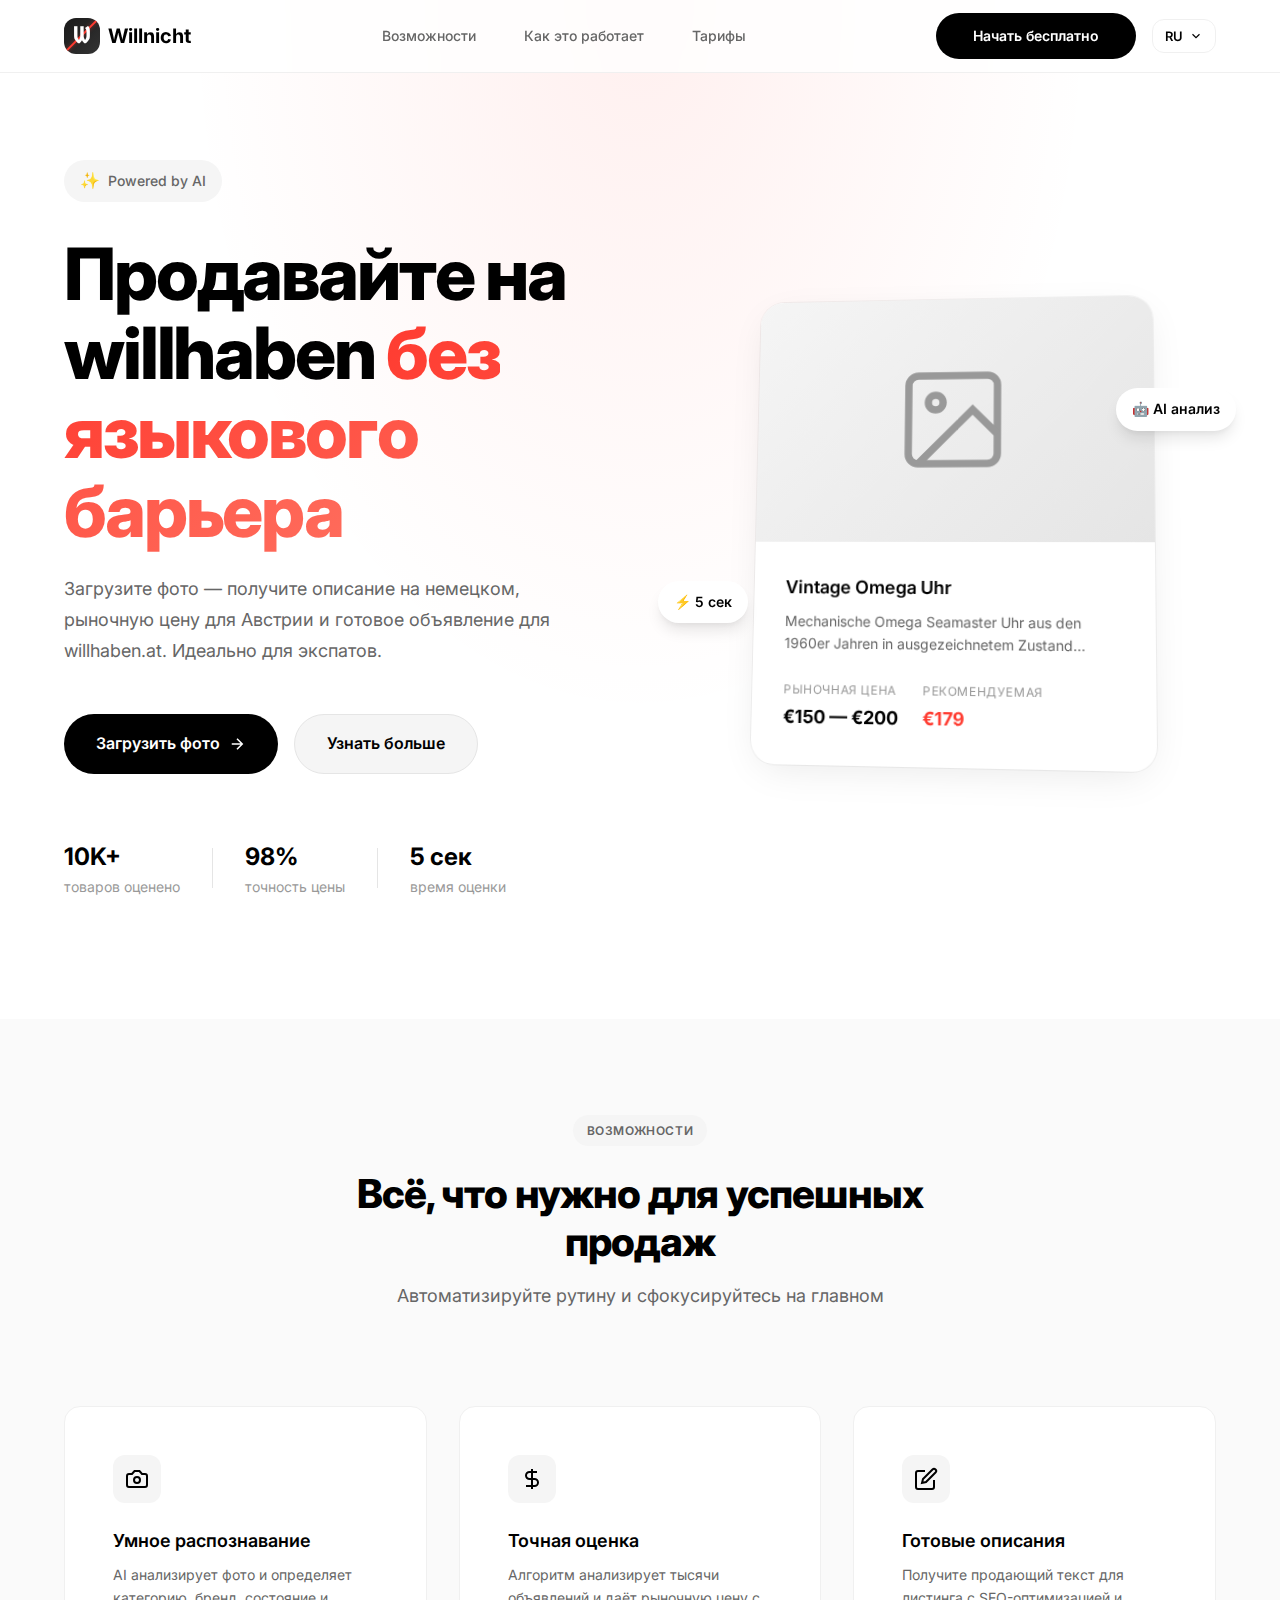
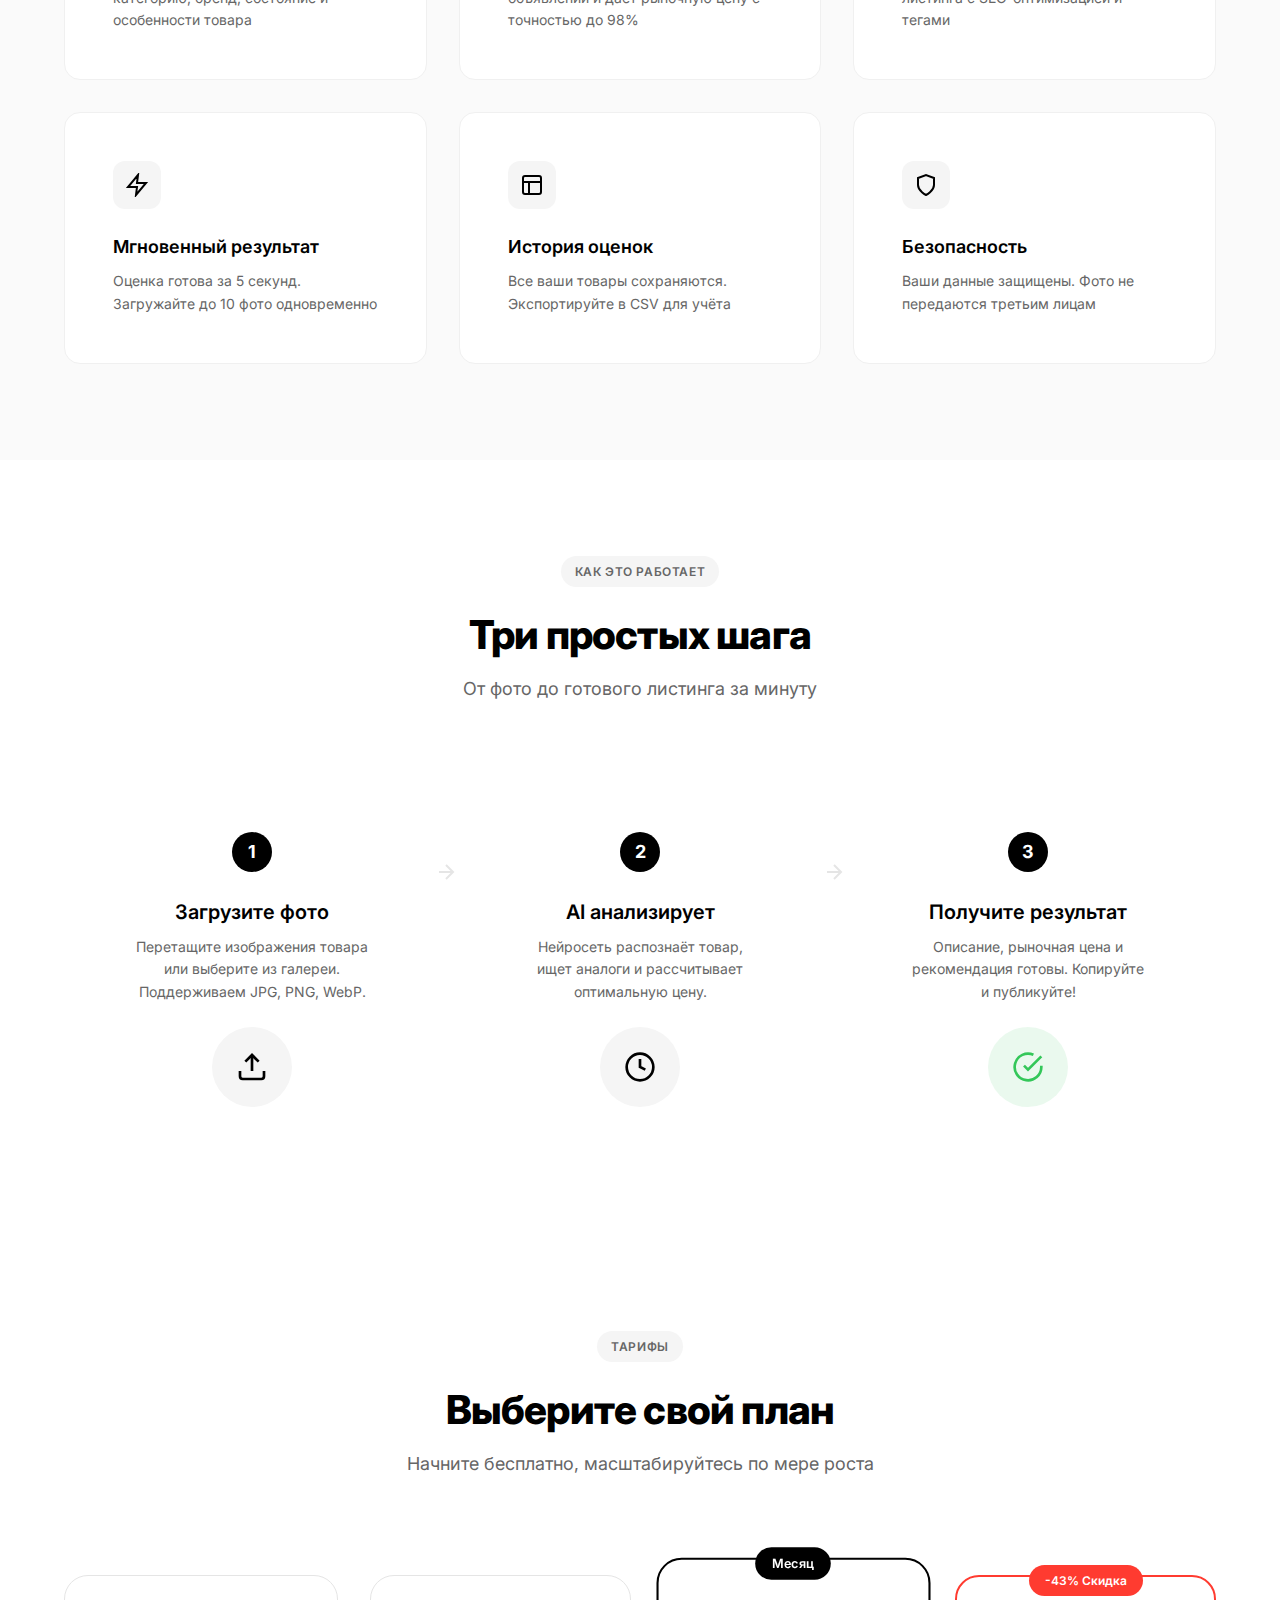
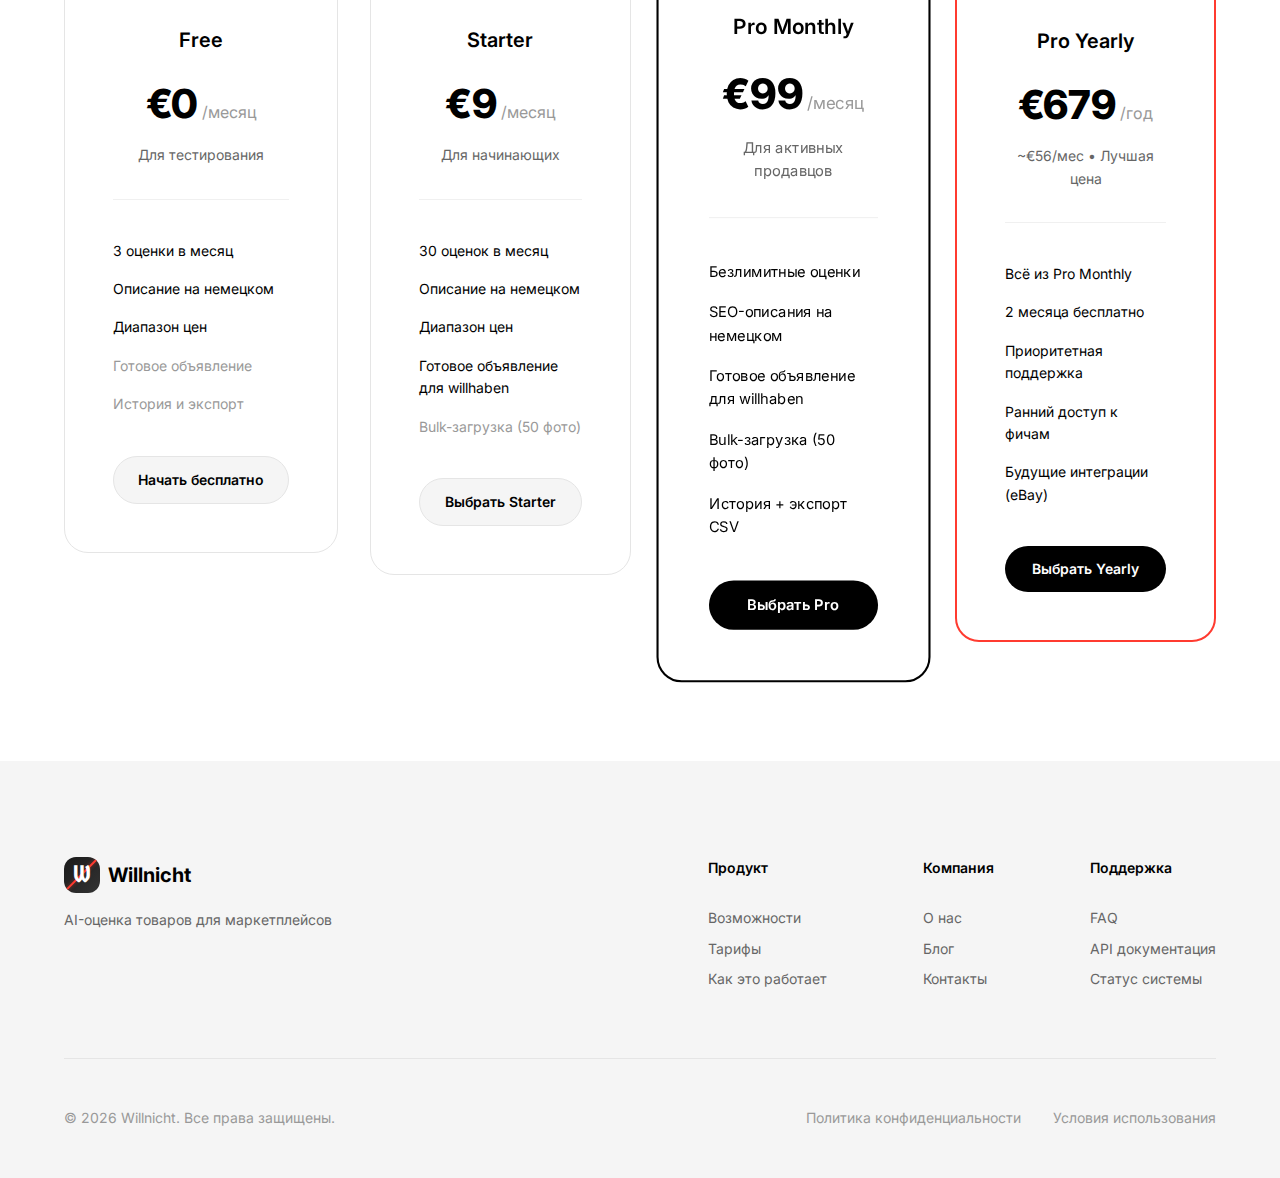
<file: index.html>
<!DOCTYPE html>
<html lang="ru">

<head>
    <meta charset="UTF-8">
    <meta name="viewport" content="width=device-width, initial-scale=1.0">
    <title>Willnicht — AI-оценка товаров для маркетплейсов</title>
    <meta name="description"
        content="Загрузите фото товара и получите AI-описание, рыночную цену и рекомендацию для продажи за секунды">
    <link rel="preconnect" href="https://fonts.googleapis.com">
    <link rel="preconnect" href="https://fonts.gstatic.com" crossorigin>
    <link href="https://fonts.googleapis.com/css2?family=Inter:wght@400;500;600;700;800&display=swap" rel="stylesheet">
    <link href="https://fonts.googleapis.com/css2?family=Germania+One&display=swap" rel="stylesheet">
    <link rel="stylesheet" href="styles.css">
</head>

<body>
    <!-- Header -->
    <header class="header" id="header">
        <div class="container header-content">
            <a href="/" class="logo">
                <span class="logo-icon"><span>W</span></span>
                <span class="logo-text">Willnicht</span>
            </a>
            <nav class="nav">
                <a href="#features" class="nav-link" data-i18n="nav_features">Возможности</a>
                <a href="#how-it-works" class="nav-link" data-i18n="nav_how_it_works">Как это работает</a>
                <a href="#pricing" class="nav-link" data-i18n="nav_pricing">Тарифы</a>
            </nav>
            <div class="header-actions">
                <a href="app.html" class="btn btn-primary nav-btn-cta" data-i18n="btn_start_free">Начать бесплатно</a>

                <div class="lang-selector">
                    <button class="lang-selector-title">
                        <span id="activeLangLabel">RU</span>
                        <svg viewBox="0 0 24 24" fill="none" stroke="currentColor" stroke-width="2">
                            <polyline points="6 9 12 15 18 9"></polyline>
                        </svg>
                    </button>
                    <div class="lang-dropdown">
                        <button class="lang-dropdown-item" data-lang="ru">Русский</button>
                        <button class="lang-dropdown-item" data-lang="en">English</button>
                        <button class="lang-dropdown-item" data-lang="de">Deutsch</button>
                    </div>
                </div>
            </div>
            <button class="mobile-menu-btn" id="mobileMenuBtn" aria-label="Меню">
                <span></span>
                <span></span>
                <span></span>
            </button>
        </div>
    </header>

    <!-- Mobile Menu -->
    <div class="mobile-menu" id="mobileMenu">
        <nav class="mobile-nav">
            <a href="#features" class="mobile-nav-link">Возможности</a>
            <a href="#how-it-works" class="mobile-nav-link">Как это работает</a>
            <a href="#pricing" class="mobile-nav-link" data-i18n="nav_pricing">Тарифы</a>
            <a href="app.html" class="btn btn-primary btn-full" data-i18n="btn_start_free">Начать бесплатно</a>
            <div class="mobile-lang">
                <button class="lang-dropdown-item" data-lang="ru">Русский</button>
                <button class="lang-dropdown-item" data-lang="en">English</button>
                <button class="lang-dropdown-item" data-lang="de">Deutsch</button>
            </div>
        </nav>
    </div>

    <!-- Hero Section -->
    <section class="hero">
        <div class="container">
            <div class="hero-content">
                <div class="hero-badge">
                    <span class="badge-icon">✨</span>
                    <span>Powered by AI</span>
                </div>
                <h1 class="hero-title">
                    <span data-i18n="hero_title_1">Продавайте на willhaben</span>
                    <span class="gradient-text" data-i18n="hero_title_2">без языкового барьера</span>
                </h1>
                <p class="hero-subtitle" data-i18n="hero_subtitle">
                    Загрузите фото — получите описание на немецком, рыночную цену для Австрии и автоматическую
                    публикацию на willhaben.at. Идеально для экспатов.
                </p>
                <div class="hero-actions">
                    <a href="app.html" class="btn btn-primary btn-large">
                        <span data-i18n="hero_btn_upload">Загрузить фото</span>
                        <svg class="btn-icon" viewBox="0 0 24 24" fill="none" stroke="currentColor" stroke-width="2">
                            <path d="M5 12h14M12 5l7 7-7 7" />
                        </svg>
                    </a>
                    <a href="#how-it-works" class="btn btn-secondary btn-large" data-i18n="hero_btn_learn">Узнать
                        больше</a>
                </div>
                <div class="hero-stats">
                    <div class="stat">
                        <span class="stat-value" data-i18n="stat_evaluated_val">10K+</span>
                        <span class="stat-label" data-i18n="stat_evaluated">товаров оценено</span>
                    </div>
                    <div class="stat-divider"></div>
                    <div class="stat">
                        <span class="stat-value" data-i18n="stat_accuracy_val">98%</span>
                        <span class="stat-label" data-i18n="stat_accuracy">точность цены</span>
                    </div>
                    <div class="stat-divider"></div>
                    <div class="stat">
                        <span class="stat-value" data-i18n="stat_time_val">5 сек</span>
                        <span class="stat-label" data-i18n="stat_time">время оценки</span>
                    </div>
                </div>
            </div>
            <div class="hero-visual">
                <div class="hero-card">
                    <div class="card-image">
                        <div class="image-placeholder">
                            <svg viewBox="0 0 24 24" fill="none" stroke="currentColor" stroke-width="1.5">
                                <rect x="3" y="3" width="18" height="18" rx="2" />
                                <circle cx="8.5" cy="8.5" r="1.5" />
                                <path d="M21 15l-5-5L5 21" />
                            </svg>
                        </div>
                    </div>
                    <div class="card-content">
                        <h3 class="card-title">Vintage Omega Uhr</h3>
                        <p class="card-description">Mechanische Omega Seamaster Uhr aus den 1960er Jahren in
                            ausgezeichnetem Zustand...</p>
                        <div class="card-prices">
                            <div class="price-item">
                                <span class="price-label" data-i18n="card_market_price">Marktpreis</span>
                                <span class="price-value">€150 — €200</span>
                            </div>
                            <div class="price-item recommended">
                                <span class="price-label" data-i18n="card_recommended">Empfohlen</span>
                                <span class="price-value">€179</span>
                            </div>
                        </div>
                    </div>
                </div>
                <div class="floating-badge badge-ai" data-i18n="badge_ai">
                    <span>🤖</span> AI анализ
                </div>
                <div class="floating-badge badge-fast" data-i18n="badge_fast">
                    <span>⚡</span> 5 сек
                </div>
            </div>
        </div>
        <div class="hero-bg"></div>
    </section>

    <!-- Features Section -->
    <section class="features" id="features">
        <div class="container">
            <div class="section-header">
                <span class="section-badge" data-i18n="features_badge">Возможности</span>
                <h2 class="section-title" data-i18n="features_title">Всё, что нужно<br>для успешных продаж</h2>
                <p class="section-subtitle" data-i18n="features_subtitle">Автоматизируйте рутину и сфокусируйтесь на
                    главном</p>
            </div>
            <div class="features-grid">
                <div class="feature-card">
                    <div class="feature-icon">
                        <svg viewBox="0 0 24 24" fill="none" stroke="currentColor" stroke-width="2">
                            <path
                                d="M14.5 4h-5L7 7H4a2 2 0 00-2 2v9a2 2 0 002 2h16a2 2 0 002-2V9a2 2 0 00-2-2h-3l-2.5-3z" />
                            <circle cx="12" cy="13" r="3" />
                        </svg>
                    </div>
                    <h3 class="feature-title" data-i18n="feature_1_title">Умное распознавание</h3>
                    <p class="feature-description" data-i18n="feature_1_desc">AI анализирует фото и определяет
                        категорию, бренд, состояние и
                        особенности товара</p>
                </div>
                <div class="feature-card">
                    <div class="feature-icon">
                        <svg viewBox="0 0 24 24" fill="none" stroke="currentColor" stroke-width="2">
                            <path d="M12 2v20M17 5H9.5a3.5 3.5 0 000 7h5a3.5 3.5 0 010 7H6" />
                        </svg>
                    </div>
                    <h3 class="feature-title" data-i18n="feature_2_title">Точная оценка</h3>
                    <p class="feature-description" data-i18n="feature_2_desc">Алгоритм анализирует тысячи объявлений и
                        даёт рыночную цену с
                        точностью до 98%</p>
                </div>
                <div class="feature-card">
                    <div class="feature-icon">
                        <svg viewBox="0 0 24 24" fill="none" stroke="currentColor" stroke-width="2">
                            <path d="M11 4H4a2 2 0 00-2 2v14a2 2 0 002 2h14a2 2 0 002-2v-7" />
                            <path d="M18.5 2.5a2.121 2.121 0 013 3L12 15l-4 1 1-4 9.5-9.5z" />
                        </svg>
                    </div>
                    <h3 class="feature-title" data-i18n="feature_3_title">Готовые описания</h3>
                    <p class="feature-description" data-i18n="feature_3_desc">Получите продающий текст для листинга с
                        SEO-оптимизацией и тегами</p>
                </div>
                <div class="feature-card">
                    <div class="feature-icon">
                        <svg viewBox="0 0 24 24" fill="none" stroke="currentColor" stroke-width="2">
                            <path d="M13 2L3 14h9l-1 8 10-12h-9l1-8z" />
                        </svg>
                    </div>
                    <h3 class="feature-title" data-i18n="feature_4_title">Мгновенный результат</h3>
                    <p class="feature-description" data-i18n="feature_4_desc">Оценка готова за 5 секунд. Загружайте до
                        10 фото одновременно</p>
                </div>
                <div class="feature-card">
                    <div class="feature-icon">
                        <svg viewBox="0 0 24 24" fill="none" stroke="currentColor" stroke-width="2">
                            <rect x="3" y="3" width="18" height="18" rx="2" />
                            <path d="M3 9h18M9 21V9" />
                        </svg>
                    </div>
                    <h3 class="feature-title" data-i18n="feature_5_title">История оценок</h3>
                    <p class="feature-description" data-i18n="feature_5_desc">Все ваши товары сохраняются. Экспортируйте
                        в CSV для учёта</p>
                </div>
                <div class="feature-card">
                    <div class="feature-icon">
                        <svg viewBox="0 0 24 24" fill="none" stroke="currentColor" stroke-width="2">
                            <path d="M12 22s8-4 8-10V5l-8-3-8 3v7c0 6 8 10 8 10z" />
                        </svg>
                    </div>
                    <h3 class="feature-title" data-i18n="feature_6_title">Безопасность</h3>
                    <p class="feature-description" data-i18n="feature_6_desc">Ваши данные защищены. Фото не передаются
                        третьим лицам</p>
                </div>
            </div>
        </div>
    </section>

    <!-- How It Works Section -->
    <section class="how-it-works" id="how-it-works">
        <div class="container">
            <div class="section-header">
                <span class="section-badge" data-i18n="how_badge">Как это работает</span>
                <h2 class="section-title" data-i18n="how_title">Три простых шага</h2>
                <p class="section-subtitle" data-i18n="how_subtitle">От фото до готового листинга за минуту</p>
            </div>
            <div class="steps">
                <div class="step">
                    <div class="step-number">1</div>
                    <div class="step-content">
                        <h3 class="step-title" data-i18n="step_1_title">Загрузите фото</h3>
                        <p class="step-description" data-i18n="step_1_desc">Перетащите изображения товара или выберите
                            из галереи. Поддерживаем
                            JPG, PNG, WebP.</p>
                    </div>
                    <div class="step-visual">
                        <div class="step-icon-wrapper">
                            <svg viewBox="0 0 24 24" fill="none" stroke="currentColor" stroke-width="2">
                                <path d="M21 15v4a2 2 0 01-2 2H5a2 2 0 01-2-2v-4" />
                                <polyline points="17 8 12 3 7 8" />
                                <line x1="12" y1="3" x2="12" y2="15" />
                            </svg>
                        </div>
                    </div>
                </div>
                <div class="step-connector">
                    <svg viewBox="0 0 24 24" fill="none" stroke="currentColor" stroke-width="2">
                        <path d="M5 12h14M12 5l7 7-7 7" />
                    </svg>
                </div>
                <div class="step">
                    <div class="step-number">2</div>
                    <div class="step-content">
                        <h3 class="step-title" data-i18n="step_2_title">AI анализирует</h3>
                        <p class="step-description" data-i18n="step_2_desc">Нейросеть распознаёт товар, ищет аналоги и
                            рассчитывает оптимальную
                            цену.</p>
                    </div>
                    <div class="step-visual">
                        <div class="step-icon-wrapper processing">
                            <svg viewBox="0 0 24 24" fill="none" stroke="currentColor" stroke-width="2">
                                <circle cx="12" cy="12" r="10" />
                                <path d="M12 6v6l4 2" />
                            </svg>
                        </div>
                    </div>
                </div>
                <div class="step-connector">
                    <svg viewBox="0 0 24 24" fill="none" stroke="currentColor" stroke-width="2">
                        <path d="M5 12h14M12 5l7 7-7 7" />
                    </svg>
                </div>
                <div class="step">
                    <div class="step-number">3</div>
                    <div class="step-content">
                        <h3 class="step-title" data-i18n="step_3_title">Получите результат</h3>
                        <p class="step-description" data-i18n="step_3_desc">Описание, рыночная цена и рекомендация
                            готовы. Копируйте и
                            публикуйте!</p>
                    </div>
                    <div class="step-visual">
                        <div class="step-icon-wrapper success">
                            <svg viewBox="0 0 24 24" fill="none" stroke="currentColor" stroke-width="2">
                                <path d="M22 11.08V12a10 10 0 11-5.93-9.14" />
                                <polyline points="22 4 12 14.01 9 11.01" />
                            </svg>
                        </div>
                    </div>
                </div>
            </div>
        </div>
    </section>



    <!-- Pricing Section -->
    <section class="pricing" id="pricing">
        <div class="container">
            <div class="section-header">
                <span class="section-badge" data-i18n="pricing_badge">Тарифы</span>
                <h2 class="section-title" data-i18n="pricing_title">Выберите свой план</h2>
                <p class="section-subtitle" data-i18n="pricing_subtitle">Начните бесплатно, масштабируйтесь по мере
                    роста</p>
            </div>
            <div class="pricing-grid">
                <div class="pricing-card">
                    <div class="pricing-header">
                        <h3 class="pricing-name" data-i18n="plan_free">Free</h3>
                        <div class="pricing-price">
                            <span class="price-amount">€0</span>
                            <span class="price-period" data-i18n="month">/месяц</span>
                        </div>
                        <p class="pricing-description" data-i18n="plan_free_desc">Для тестирования</p>
                    </div>
                    <ul class="pricing-features">
                        <li data-i18n="pf_evaluations_3"><span class="check">✓</span> 3 оценки в месяц</li>
                        <li data-i18n="pf_german_desc"><span class="check">✓</span> Описание на немецком</li>
                        <li data-i18n="pf_price_range"><span class="check">✓</span> Диапазон цен</li>
                        <li class="disabled" data-i18n="pf_no_listing"><span class="cross">×</span> Готовое объявление
                        </li>
                        <li class="disabled" data-i18n="pf_no_history"><span class="cross">×</span> История и экспорт
                        </li>
                    </ul>
                    <a href="app.html" class="btn btn-secondary btn-full" data-i18n="btn_start_free">Начать
                        бесплатно</a>
                </div>
                <div class="pricing-card">
                    <div class="pricing-header">
                        <h3 class="pricing-name" data-i18n="plan_starter">Starter</h3>
                        <div class="pricing-price">
                            <span class="price-amount">€9</span>
                            <span class="price-period" data-i18n="month">/месяц</span>
                        </div>
                        <p class="pricing-description" data-i18n="plan_starter_desc">Для начинающих</p>
                    </div>
                    <ul class="pricing-features">
                        <li data-i18n="pf_evaluations_30"><span class="check">✓</span> 30 оценок в месяц</li>
                        <li data-i18n="pf_german_desc"><span class="check">✓</span> Описание на немецком</li>
                        <li data-i18n="pf_price_range"><span class="check">✓</span> Точная цена и теги</li>
                        <li data-i18n="pf_willhaben_listing"><span class="check">✓</span> Готовое объявление</li>
                        <li class="disabled" data-i18n="pf_bulk"><span class="cross">×</span> Bulk-загрузка</li>
                    </ul>
                    <a href="app.html" class="btn btn-secondary btn-full" data-i18n="btn_choose_starter">Выбрать
                        Starter</a>
                </div>
                <div class="pricing-card popular">
                    <div class="popular-badge" data-i18n="badge_monthly">Месяц</div>
                    <div class="pricing-header">
                        <h3 class="pricing-name" data-i18n="plan_pro_monthly">Pro Monthly</h3>
                        <div class="pricing-price">
                            <span class="price-amount">€99</span>
                            <span class="price-period" data-i18n="month">/месяц</span>
                        </div>
                        <p class="pricing-description" data-i18n="plan_pro_desc">Для активных продавцов</p>
                    </div>
                    <ul class="pricing-features">
                        <li data-i18n="pf_unlimited"><span class="check">✓</span> Безлимитные оценки</li>
                        <li data-i18n="pf_seo_german"><span class="check">✓</span> SEO-описания на немецком</li>
                        <li data-i18n="pf_willhaben_listing"><span class="check">✓</span> Готовое объявление для
                            willhaben</li>
                        <li data-i18n="pf_bulk"><span class="check">✓</span> Bulk-загрузка (50 фото)</li>
                        <li data-i18n="pf_history_csv"><span class="check">✓</span> История + экспорт CSV</li>
                    </ul>
                    <a href="app.html" class="btn btn-primary btn-full" data-i18n="btn_choose_pro">Выбрать Pro</a>
                </div>
                <div class="pricing-card yearly">
                    <div class="popular-badge discount" data-i18n="badge_discount">-43% Скидка</div>
                    <div class="pricing-header">
                        <h3 class="pricing-name" data-i18n="plan_pro_yearly">Pro Yearly</h3>
                        <div class="pricing-price">
                            <span class="price-amount">€679</span>
                            <span class="price-period" data-i18n="year">/год</span>
                        </div>
                        <p class="pricing-description" data-i18n="plan_yearly_desc">~€56/мес • Лучшая цена</p>
                    </div>
                    <ul class="pricing-features">
                        <li data-i18n="pf_all_pro"><span class="check">✓</span> Всё из Pro Monthly</li>
                        <li data-i18n="pf_2_months_free"><span class="check">✓</span> 2 месяца бесплатно</li>
                        <li data-i18n="pf_priority_support"><span class="check">✓</span> Приоритетная поддержка</li>
                        <li data-i18n="pf_early_access"><span class="check">✓</span> Ранний доступ к фичам</li>
                        <li data-i18n="pf_future_integrations"><span class="check">✓</span> Будущие интеграции (eBay)
                        </li>
                    </ul>
                    <a href="app.html" class="btn btn-primary btn-full" data-i18n="btn_choose_yearly">Выбрать Yearly</a>
                </div>
            </div>
        </div>
    </section>

    <!-- Footer -->
    <footer class="footer">
        <div class="container">
            <div class="footer-content">
                <div class="footer-brand">
                    <a href="/" class="logo">
                        <span class="logo-icon"><span>W</span></span>
                        <span class="logo-text">Willnicht</span>
                    </a>
                    <p class="footer-tagline" data-i18n="footer_tagline">AI-оценка товаров для маркетплейсов</p>
                </div>
                <div class="footer-links">
                    <div class="footer-column">
                        <h4 data-i18n="footer_product">Продукт</h4>
                        <a href="#features" data-i18n="nav_features">Возможности</a>
                        <a href="#pricing" data-i18n="nav_pricing">Тарифы</a>
                        <a href="#how-it-works" data-i18n="nav_how_it_works">Как работает</a>
                    </div>
                    <div class="footer-column">
                        <h4 data-i18n="footer_company">Компания</h4>
                        <a href="#" data-i18n="footer_about">О нас</a>
                        <a href="#" data-i18n="footer_blog">Блог</a>
                        <a href="#" data-i18n="footer_contact">Контакты</a>
                    </div>
                    <div class="footer-column">
                        <h4 data-i18n="footer_support">Поддержка</h4>
                        <a href="#" data-i18n="footer_faq">FAQ</a>
                        <a href="#" data-i18n="footer_api">API документация</a>
                        <a href="#" data-i18n="footer_status">Статус системы</a>
                    </div>
                </div>
            </div>
            <div class="footer-bottom">
                <p data-i18n="footer_rights">&copy; 2026 Willnicht. Все права защищены.</p>
                <div class="footer-legal">
                    <a href="#" data-i18n="footer_privacy">Политика конфиденциальности</a>
                    <a href="#" data-i18n="footer_terms">Условия использования</a>
                </div>
            </div>
        </div>
    </footer>

    <script src="i18n.js"></script>
    <script src="app.js"></script>
</body>

</html>
</file>
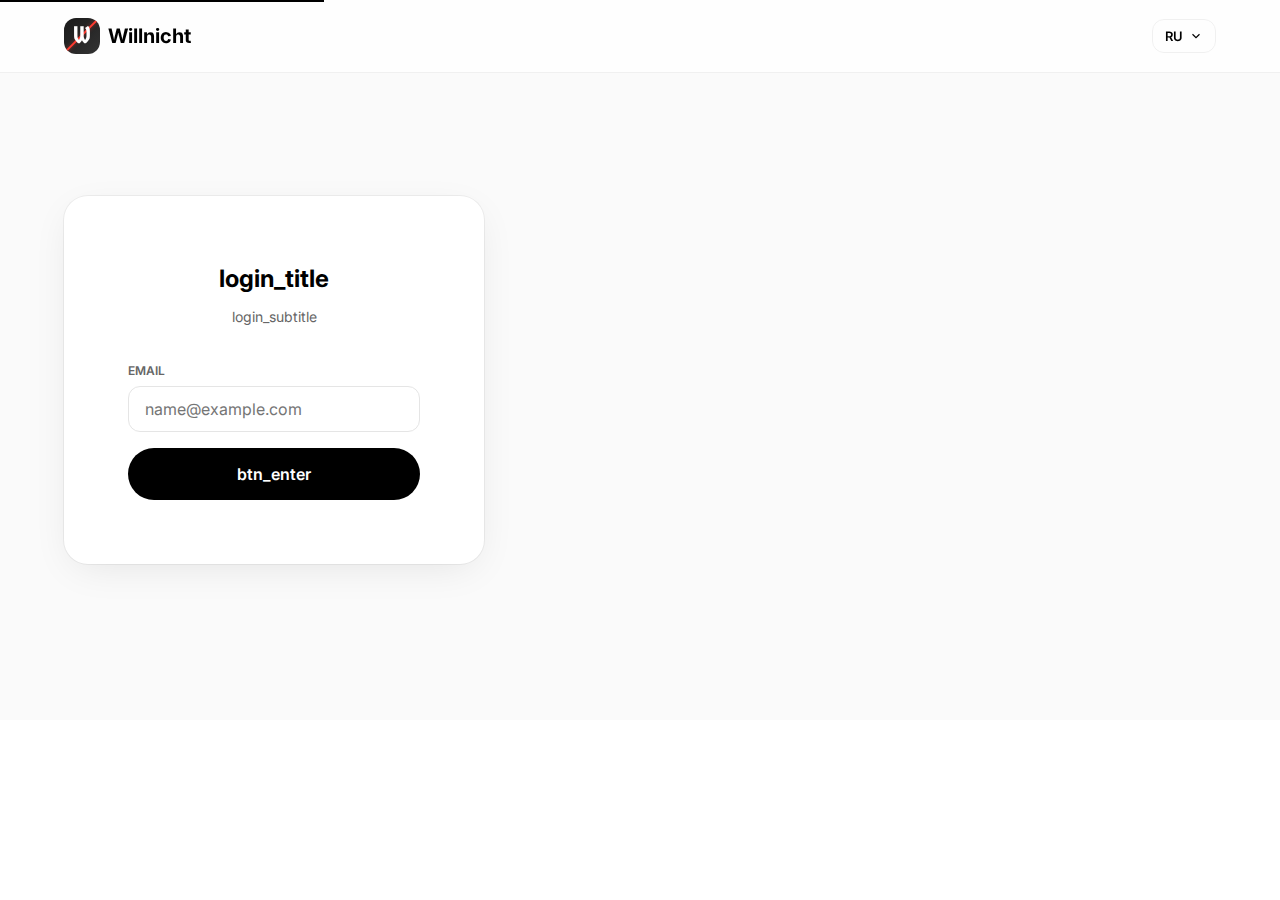
<file: app.html>
<!DOCTYPE html>
<html lang="ru">

<head>
    <meta charset="UTF-8">
    <meta name="viewport" content="width=device-width, initial-scale=1.0">
    <title>Willnicht — App</title>

    <!-- Primary Meta Tags -->
    <meta name="title" content="Willnicht — AI Оценка товаров для willhaben.at">
    <meta name="description" content="Загрузите фото товара и получите готовое объявление на немецком с рыночной ценой. Идеально для экспатов в Австрии.">

    <!-- Open Graph / Facebook -->
    <meta property="og:type" content="website">
    <meta property="og:url" content="https://willnicht.at/">
    <meta property="og:title" content="Willnicht — AI Оценка товаров">
    <meta property="og:description" content="Загрузите фото → получите готовое объявление на немецком с ценой. 3 бесплатных оценки.">
    <meta property="og:image" content="https://willnicht.at/og-image.jpg">

    <!-- Twitter -->
    <meta property="twitter:card" content="summary_large_image">
    <meta property="twitter:url" content="https://willnicht.at/">
    <meta property="twitter:title" content="Willnicht — AI Оценка товаров">
    <meta property="twitter:description" content="Загрузите фото → получите готовое объявление на немецком с ценой.">
    <meta property="twitter:image" content="https://willnicht.at/og-image.jpg">

    <!-- Canonical URL -->
    <link rel="canonical" href="https://willnicht.at/">

    <!-- Favicon -->
    <link rel="icon" type="image/x-icon" href="/favicon.ico">
    <link rel="icon" type="image/png" sizes="32x32" href="/favicon-32x32.png">
    <link rel="icon" type="image/png" sizes="16x16" href="/favicon-16x16.png">
    <link rel="apple-touch-icon" sizes="180x180" href="/apple-touch-icon.png">
    <link rel="preconnect" href="https://fonts.googleapis.com">
    <link rel="preconnect" href="https://fonts.gstatic.com" crossorigin>
    <link href="https://fonts.googleapis.com/css2?family=Inter:wght@400;500;600;700;800&display=swap" rel="stylesheet">
    <link href="https://fonts.googleapis.com/css2?family=Germania+One&display=swap" rel="stylesheet">
    <link rel="stylesheet" href="styles.css">
</head>

<body>
    <a href="#mainContent" class="skip-link">Перейти к основному содержимому</a>

    <!-- Header -->
    <header class="header" id="header">
        <div class="container header-content">
            <a href="index.html" class="logo">
                <span class="logo-icon"><span>W</span></span>
                <span class="logo-text">Willnicht</span>
            </a>

            <div class="header-actions">
                <div class="lang-selector" id="langSelector">
                    <button class="lang-selector-title" aria-haspopup="true" aria-expanded="false" aria-label="Выберите язык интерфейса">
                        <span id="activeLangLabel">RU</span>
                        <svg viewBox="0 0 24 24" fill="none" stroke="currentColor" stroke-width="2" aria-hidden="true">
                            <polyline points="6 9 12 15 18 9"></polyline>
                        </svg>
                    </button>
                    <div class="lang-dropdown" role="menu" aria-label="Доступные языки">
                        <button class="lang-dropdown-item" data-lang="ru" role="menuitem">Русский</button>
                        <button class="lang-dropdown-item" data-lang="en" role="menuitem">English</button>
                        <button class="lang-dropdown-item" data-lang="de" role="menuitem">Deutsch</button>
                    </div>
                </div>

                <div id="userMenu" hidden>
                    <button class="btn btn-ghost" id="logoutBtn">
                        <span id="userEmailDisplay">user@example.com</span>
                        <svg class="btn-icon" role="img" aria-label="Выйти" viewBox="0 0 24 24" fill="none" stroke="currentColor" stroke-width="2">
                            <title>Выйти</title>
                            <path d="M9 21H5a2 2 0 01-2-2V5a2 2 0 012-2h4" />
                            <polyline points="16 17 21 12 16 7" />
                            <line x1="21" y1="12" x2="9" y2="12" />
                        </svg>
                    </button>
                </div>
            </div>
        </div>
    </header>

    <!-- Login Section -->
    <section class="login-section" id="loginSection">
        <div class="container">
            <div class="login-card">
                <h2 class="login-title" data-i18n="login_title">Вход</h2>
                <p class="login-subtitle" data-i18n="login_subtitle">Введите email для доступа к сервису</p>

                <form class="login-form" id="loginForm">
                    <div class="form-group">
                        <label class="form-label" for="email">Email</label>
                        <input type="email" id="email" class="form-input" placeholder="name@example.com" required autocomplete="email" aria-label="Email адрес">
                    </div>
                    <button type="submit" class="btn btn-primary btn-full btn-large">
                        <span data-i18n="btn_enter">Войти</span>
                    </button>
                </form>
            </div>
        </div>
    </section>

    <!-- App Wrapper (Upload + Results) -->
    <div class="app-wrapper" id="appWrapper">
    <main id="mainContent">
        <div class="container">
            <div class="section-header">
                <span class="section-badge" data-i18n="upload_badge">Попробуйте сейчас</span>
                <h2 class="section-title" data-i18n="upload_title">Загрузите фото товара</h2>
                <p class="section-subtitle" data-i18n="upload_subtitle">3 бесплатных оценки каждый месяц</p>
            </div>

            <div class="app-split-view">
                <!-- Left Column: Upload -->
                <div class="app-column-left">
                    <div class="upload-area" id="uploadArea">
                        <div class="upload-content">
                            <div class="upload-icon">
                                <svg viewBox="0 0 24 24" fill="none" stroke="currentColor" stroke-width="1.5" aria-hidden="true" focusable="false">
                                    <path d="M21 15v4a2 2 0 01-2 2H5a2 2 0 01-2-2v-4" />
                                    <polyline points="17 8 12 3 7 8" />
                                    <line x1="12" y1="3" x2="12" y2="15" />
                                </svg>
                            </div>
                            <h3 class="upload-title" data-i18n="upload_drag">Перетащите фото</h3>
                            <p class="upload-subtitle" data-i18n="upload_click">или нажмите для выбора</p>
                            <input type="file" id="fileInput" class="file-input" accept="image/*" multiple>
                        </div>
                        <div class="upload-preview" id="uploadPreview"></div>
                    </div>

                    <div class="form-group" style="margin-top: 20px;">
                        <label class="form-label" for="additionalText" data-i18n="label_additional_text">Дополнительная информация</label>
                        <textarea id="additionalText" class="form-textarea" rows="3" data-i18n-placeholder="placeholder_additional_text" placeholder="Бренд, размеры, состояние, дефекты..." aria-describedby="additionalTextHint"></textarea>
                        <small id="additionalTextHint" class="form-hint" style="display: block; margin-top: 4px; font-size: 0.75rem; color: var(--color-text-muted);">
                            Укажите детали для точной AI оценки (бренд, размеры, состояние)
                        </small>
                    </div>

                    <button class="btn btn-primary btn-large btn-analyze" id="analyzeBtn" aria-live="polite" disabled>
                        <span class="btn-text" data-i18n="btn_analyze">Получить оценку</span>
                        <span class="btn-loader"></span>
                    </button>
                </div>

                <!-- Right Column: Settings + Latest Result -->
                <div class="app-column-right">
                    <div class="settings-panel">
                        <h3 class="panel-title" data-i18n="settings_title">Настройки</h3>
                        <div class="settings-grid">
                            <div class="setting-group">
                                <label for="userLangSelect" data-i18n="label_your_lang">Ваш язык</label>
                                <select id="userLangSelect" class="form-select">
                                    <option value="Russian">Русский</option>
                                    <option value="English">English</option>
                                    <option value="German">Deutsch</option>
                                    <option value="Serbian">Српски</option>
                                </select>
                            </div>
                            <div class="setting-group">
                                <label for="marketplaceLangSelect" data-i18n="label_marketplace_lang">Язык
                                    площадки</label>
                                <select id="marketplaceLangSelect" class="form-select">
                                    <option value="German" selected>Deutsch (willhaben)</option>
                                    <option value="English">English</option>
                                    <option value="Russian">Русский</option>
                                </select>
                            </div>
                        </div>
                    </div>

                    <div id="latestResultContainer" class="latest-result-container" hidden
                         role="region"
                         aria-live="polite"
                         aria-atomic="true"
                         aria-label="Последний результат оценки">
                        <h3 class="panel-title" data-i18n="latest_result_title">Результат</h3>
                        <div id="latestResultContent"></div>
                    </div>
                </div>
            </div>
        </div>

        <!-- History Results Section -->
        <section class="results-section" id="results">
            <div class="container">
                <div class="results-header">
                    <h2 class="results-title" data-i18n="history_title">История оценок</h2>
                    <div class="results-actions">
                        <button class="btn btn-secondary" id="exportBtn">
                            <svg role="img" aria-label="Экспорт" viewBox="0 0 24 24" fill="none" stroke="currentColor" stroke-width="2">
                                <title>Экспорт</title>
                                <path d="M21 15v4a2 2 0 01-2 2H5a2 2 0 01-2-2v-4" />
                                <polyline points="7 10 12 15 17 10" />
                                <line x1="12" y1="15" x2="12" y2="3" />
                            </svg>
                            <span data-i18n="btn_export">Экспорт</span>
                        </button>
                        <button class="btn btn-ghost" id="clearBtn" data-i18n="btn_clear">Очистить</button>
                    </div>
                </div>
                <div class="results-grid" id="resultsGrid"
                     role="region"
                     aria-live="polite"
                     aria-atomic="false"
                     aria-label="Все результаты оценки">
                    <!-- History Results will be inserted here by JavaScript -->
                </div>
                <div class="results-empty" id="resultsEmpty" hidden>
                    <!-- Only visible if NO results at all -->
                    <p data-i18n="results_empty_desc_history">Здесь будут отображаться ваши предыдущие оценки</p>
                </div>
            </div>
        </section>
    </main>
    </div>

    <script src="i18n.js"></script>
    <script src="app.js"></script>
</body>

</html>
</file>
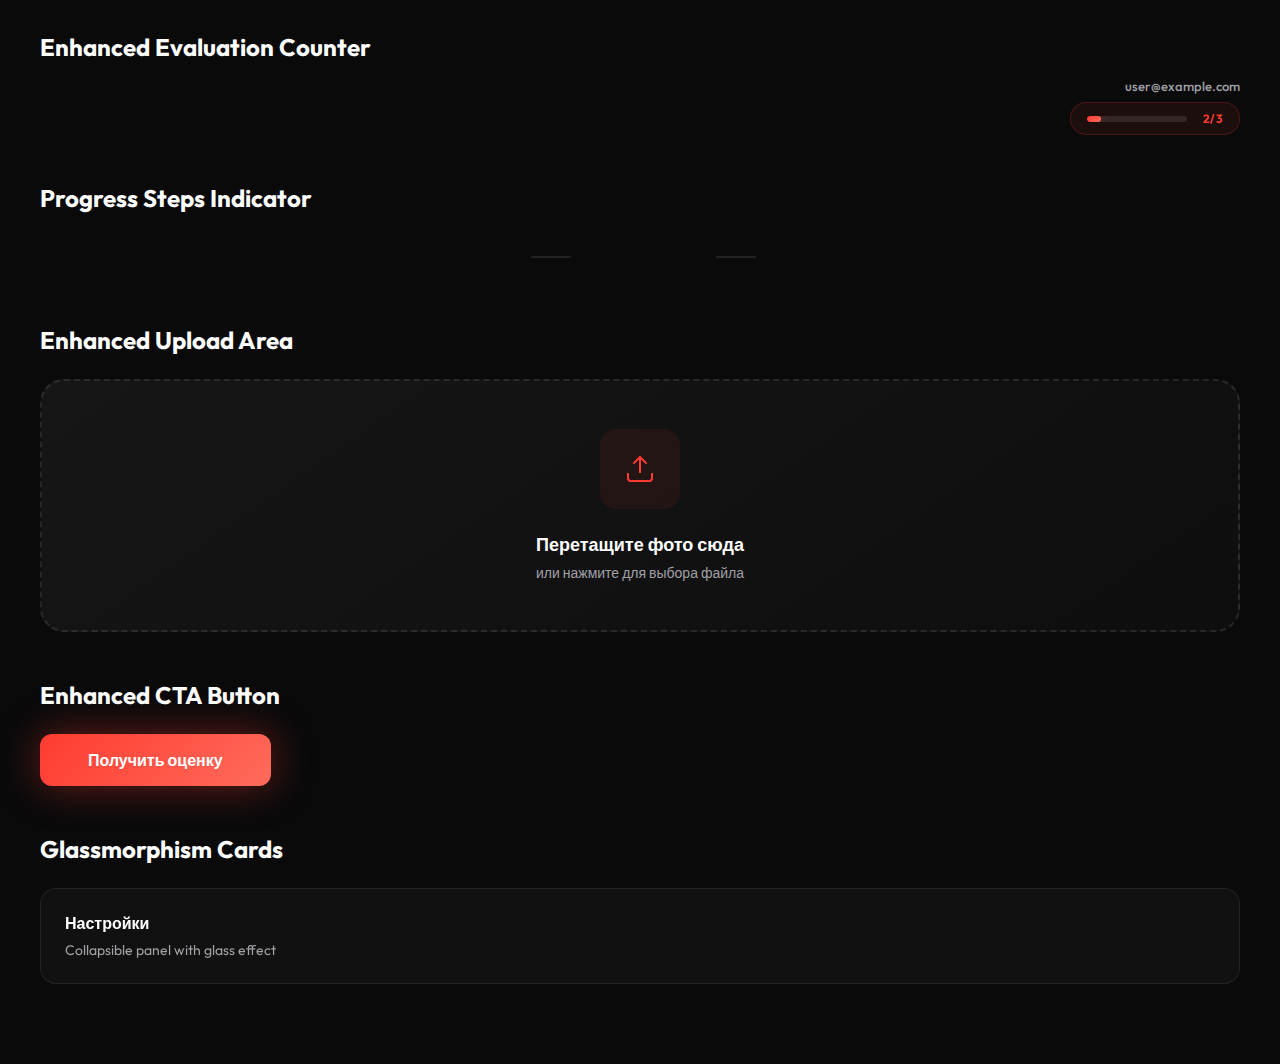
<file: modern-ui-preview.html>
<!DOCTYPE html>
<html lang="ru">
<head>
    <meta charset="UTF-8">
    <meta name="viewport" content="width=device-width, initial-scale=1.0">
    <title>Willnicht — Modern UI Preview</title>

    <!-- Modern Fonts -->
    <link rel="preconnect" href="https://fonts.googleapis.com">
    <link rel="preconnect" href="https://fonts.gstatic.com" crossorigin>
    <link href="https://fonts.googleapis.com/css2?family=Outfit:wght@300;400;500;600;700;800&display=swap" rel="stylesheet">

    <style>
        /* ========================================
           MODERN DESIGN SYSTEM
           ======================================== */
        :root {
            /* Colors */
            --bg-primary: #0A0A0B;
            --bg-secondary: #141416;
            --bg-tertiary: #1C1C1F;
            --bg-elevated: #1F1F23;

            --text-primary: #FFFFFF;
            --text-secondary: #A0A0A5;
            --text-muted: #5A5A60;

            --accent-primary: #FF3B30;
            --accent-secondary: #FF6B5B;
            --accent-glow: rgba(255, 59, 48, 0.4);

            /* Gradients */
            --gradient-accent: linear-gradient(135deg, #FF3B30 0%, #FF6B5B 100%);
            --gradient-dark: linear-gradient(180deg, #0A0A0B 0%, #141416 100%);
            --gradient-card: linear-gradient(145deg, rgba(255,255,255,0.05) 0%, rgba(255,255,255,0.02) 100%);

            /* Typography */
            --font-family: 'Outfit', -apple-system, sans-serif;

            /* Spacing */
            --space-xs: 4px;
            --space-sm: 8px;
            --space-md: 16px;
            --space-lg: 24px;
            --space-xl: 32px;
            --space-2xl: 48px;

            /* Effects */
            --shadow-sm: 0 2px 8px rgba(0,0,0,0.2);
            --shadow-md: 0 4px 16px rgba(0,0,0,0.3);
            --shadow-lg: 0 8px 32px rgba(0,0,0,0.4);
            --shadow-glow: 0 0 40px var(--accent-glow);
            --shadow-card: 0 0 0 1px rgba(255,255,255,0.08), 0 20px 50px rgba(0,0,0,0.5);

            /* Border Radius */
            --radius-sm: 8px;
            --radius-md: 12px;
            --radius-lg: 16px;
            --radius-xl: 24px;
        }

        * {
            margin: 0;
            padding: 0;
            box-sizing: border-box;
        }

        body {
            font-family: var(--font-family);
            background: var(--bg-primary);
            color: var(--text-primary);
            min-height: 100vh;
            overflow-x: hidden;
        }

        /* ========================================
           ENHANCED EVALUATION COUNTER
           ======================================== */
        .user-info {
            display: flex;
            flex-direction: column;
            gap: var(--space-sm);
            align-items: flex-end;
        }

        .user-email {
            font-size: 13px;
            font-weight: 500;
            color: var(--text-secondary);
        }

        .evaluations-progress-modern {
            display: flex;
            align-items: center;
            gap: var(--space-md);
            padding: var(--space-sm) var(--space-md);
            background: rgba(255, 59, 48, 0.08);
            border: 1px solid rgba(255, 59, 48, 0.2);
            border-radius: var(--radius-lg);
            backdrop-filter: blur(10px);
        }

        .progress-bar-container {
            width: 100px;
            height: 6px;
            background: rgba(255, 255, 255, 0.1);
            border-radius: var(--radius-sm);
            overflow: hidden;
        }

        .progress-bar-fill {
            height: 100%;
            background: var(--gradient-accent);
            border-radius: var(--radius-sm);
            transition: width 0.6s cubic-bezier(0.4, 0, 0.2, 1);
            box-shadow: 0 0 12px var(--accent-glow);
        }

        .evaluations-text {
            font-size: 12px;
            font-weight: 700;
            color: var(--accent-primary);
            letter-spacing: 0.5px;
        }

        /* ========================================
           PROGRESS STEPS
           ======================================== */
        .progress-steps-modern {
            display: flex;
            align-items: center;
            justify-content: center;
            gap: var(--space-lg);
            margin-bottom: var(--space-lg);
            animation: slideUp 0.6s ease-out;
        }

        .step-modern {
            display: flex;
            align-items: center;
            gap: var(--space-sm);
        }

        .step-number {
            width: 40px;
            height: 40px;
            display: flex;
            align-items: center;
            justify-content: center;
            background: var(--bg-tertiary);
            border: 2px solid rgba(255, 255, 255, 0.1);
            border-radius: var(--radius-md);
            font-size: 14px;
            font-weight: 700;
            color: var(--text-muted);
            transition: all 0.3s cubic-bezier(0.4, 0, 0.2, 1);
        }

        .step-modern.active .step-number {
            background: var(--gradient-accent);
            border-color: transparent;
            color: white;
            box-shadow: 0 0 24px var(--accent-glow);
            transform: scale(1.1);
        }

        .step-modern.completed .step-number {
            background: var(--bg-tertiary);
            border-color: var(--accent-primary);
            color: var(--accent-primary);
        }

        .step-label {
            font-size: 13px;
            font-weight: 500;
            color: var(--text-muted);
            letter-spacing: 0.3px;
        }

        .step-modern.active .step-label {
            color: var(--text-primary);
        }

        /* ========================================
           ENHANCED UPLOAD AREA
           ======================================== */
        .upload-area-modern {
            background: var(--gradient-card);
            border: 2px dashed rgba(255, 255, 255, 0.1);
            border-radius: var(--radius-xl);
            padding: var(--space-2xl);
            text-align: center;
            transition: all 0.3s cubic-bezier(0.4, 0, 0.2, 1);
            cursor: pointer;
            position: relative;
            overflow: hidden;
        }

        .upload-area-modern::before {
            content: '';
            position: absolute;
            inset: 0;
            background: radial-gradient(circle at var(--mouse-x, 50%) 0%, transparent 50%),
                        radial-gradient(circle at var(--mouse-y, 50%) 0%, transparent 50%);
            opacity: 0;
            transition: opacity 0.3s;
            pointer-events: none;
        }

        .upload-area-modern:hover::before {
            opacity: 0.03;
        }

        .upload-area-modern:hover {
            border-color: rgba(255, 59, 48, 0.3);
            transform: translateY(-2px);
            box-shadow: var(--shadow-glow);
        }

        .upload-icon-modern {
            width: 80px;
            height: 80px;
            margin: 0 auto var(--space-lg);
            background: rgba(255, 59, 48, 0.08);
            border-radius: var(--radius-lg);
            display: flex;
            align-items: center;
            justify-content: center;
        }

        .upload-icon-modern svg {
            width: 32px;
            height: 32px;
            color: var(--accent-primary);
        }

        /* ========================================
           ENHANCED CTA BUTTON
           ======================================== */
        .btn-cta-modern {
            position: relative;
            padding: var(--space-md) var(--space-2xl);
            font-family: var(--font-family);
            font-size: 16px;
            font-weight: 700;
            color: white;
            background: var(--gradient-accent);
            border: none;
            border-radius: var(--radius-md);
            cursor: pointer;
            overflow: hidden;
            transition: all 0.3s cubic-bezier(0.4, 0, 0.2, 1);
            box-shadow: var(--shadow-glow);
        }

        .btn-cta-modern::before {
            content: '';
            position: absolute;
            inset: 0;
            background: linear-gradient(135deg, rgba(255,255,255,0.3) 0%, transparent 50%);
            opacity: 0;
            transition: opacity 0.3s;
        }

        .btn-cta-modern:hover::before {
            opacity: 1;
        }

        .btn-cta-modern:hover {
            transform: translateY(-2px);
            box-shadow: 0 8px 32px var(--accent-glow);
        }

        .btn-cta-modern:active {
            transform: translateY(0);
        }

        /* Animations */
        @keyframes slideUp {
            from {
                opacity: 0;
                transform: translateY(20px);
            }
            to {
                opacity: 1;
                transform: translateY(0);
            }
        }

        /* Glassmorphism Cards */
        .glass-card {
            background: rgba(255, 255, 255, 0.03);
            backdrop-filter: blur(20px);
            border: 1px solid rgba(255, 255, 255, 0.08);
            border-radius: var(--radius-lg);
        }

        /* Stagger Animation */
        .stagger-in {
            opacity: 0;
            animation: fadeInUp 0.6s ease-out forwards;
        }

        .stagger-in:nth-child(1) { animation-delay: 0.1s; }
        .stagger-in:nth-child(2) { animation-delay: 0.2s; }
        .stagger-in:nth-child(3) { animation-delay: 0.3s; }

        @keyframes fadeInUp {
            from {
                opacity: 0;
                transform: translateY(10px);
            }
            to {
                opacity: 1;
                transform: translateY(0);
            }
        }
    </style>
</head>
<body>
    <!-- Demo Header -->
    <div style="padding: 32px;">
        <div style="max-width: 1200px; margin: 0 auto;">

            <!-- Modern Evaluation Counter -->
            <div style="margin-bottom: 48px;">
                <h2 style="margin-bottom: 16px; color: var(--text-primary);">Enhanced Evaluation Counter</h2>

                <div class="user-info">
                    <div class="user-email">user@example.com</div>
                    <div class="evaluations-progress-modern">
                        <div class="progress-bar-container">
                            <div class="progress-bar-fill" style="width: 66%;"></div>
                        </div>
                        <div class="evaluations-text">2/3</div>
                    </div>
                </div>
            </div>

            <!-- Progress Steps -->
            <div style="margin-bottom: 48px;">
                <h2 style="margin-bottom: 24px; color: var(--text-primary);">Progress Steps Indicator</h2>

                <div class="progress-steps-modern">
                    <div class="step-modern active stagger-in">
                        <div class="step-number">1</div>
                        <div class="step-label">Upload</div>
                    </div>
                    <div style="width: 40px; height: 2px; background: rgba(255,255,255,0.1); border-radius: 2px;"></div>
                    <div class="step-modern stagger-in">
                        <div class="step-number">2</div>
                        <div class="step-label">Settings</div>
                    </div>
                    <div style="width: 40px; height: 2px; background: rgba(255,255,255,0.1); border-radius: 2px;"></div>
                    <div class="step-modern stagger-in">
                        <div class="step-number">3</div>
                        <div class="step-label">Result</div>
                    </div>
                </div>
            </div>

            <!-- Enhanced Upload Area -->
            <div style="margin-bottom: 48px;">
                <h2 style="margin-bottom: 24px; color: var(--text-primary);">Enhanced Upload Area</h2>

                <div class="upload-area-modern">
                    <div class="upload-icon-modern">
                        <svg viewBox="0 0 24 24" fill="none" stroke="currentColor" stroke-width="1.5">
                            <path d="M21 15v4a2 2 0 01-2 2H5a2 2 0 01-2-2v-4"/>
                            <polyline points="17 8 12 3 7 8"/>
                            <line x1="12" y1="3" x2="12" y2="15"/>
                        </svg>
                    </div>
                    <h3 style="font-size: 18px; font-weight: 600; margin-bottom: 8px; color: var(--text-primary);">
                        Перетащите фото сюда
                    </h3>
                    <p style="font-size: 14px; color: var(--text-secondary);">
                        или нажмите для выбора файла
                    </p>
                </div>
            </div>

            <!-- Enhanced CTA Button -->
            <div style="margin-bottom: 48px;">
                <h2 style="margin-bottom: 24px; color: var(--text-primary);">Enhanced CTA Button</h2>

                <button class="btn-cta-modern">
                    Получить оценку
                </button>
            </div>

            <!-- Glassmorphism Cards -->
            <div style="margin-bottom: 48px;">
                <h2 style="margin-bottom: 24px; color: var(--text-primary);">Glassmorphism Cards</h2>

                <div class="glass-card" style="padding: 24px;">
                    <h3 style="font-size: 16px; font-weight: 600; margin-bottom: 8px; color: var(--text-primary);">
                        Настройки
                    </h3>
                    <p style="font-size: 14px; color: var(--text-secondary);">
                        Collapsible panel with glass effect
                    </p>
                </div>
            </div>

        </div>
    </div>

    <script>
        // Mouse tracking for upload area glow effect
        document.querySelectorAll('.upload-area-modern').forEach(area => {
            area.addEventListener('mousemove', (e) => {
                const rect = area.getBoundingClientRect();
                const x = ((e.clientX - rect.left) / rect.width) * 100;
                const y = ((e.clientY - rect.top) / rect.height) * 100;
                area.style.setProperty('--mouse-x', `${x}%`);
                area.style.setProperty('--mouse-y', `${y}%`);
            });
        });

        // Progress bar animation
        const progressBar = document.querySelector('.progress-bar-fill');
        let progress = 0;

        setInterval(() => {
            progress = progress >= 100 ? 0 : progress + 1;
            progressBar.style.width = `${progress}%`;
        }, 50);
    </script>
</body>
</html>
</file>
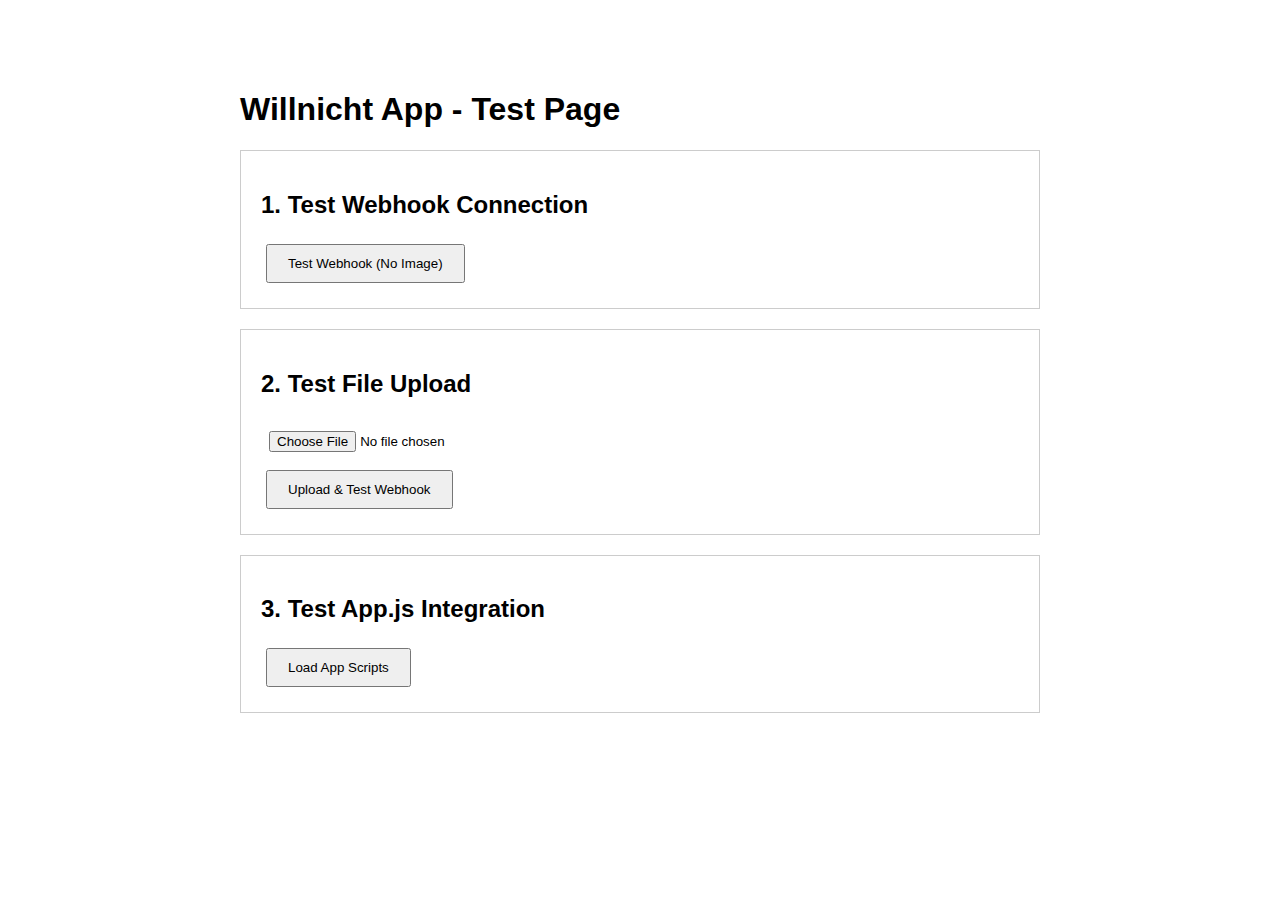
<file: test_app.html>
<!DOCTYPE html>
<html>
<head>
    <meta charset="UTF-8">
    <title>Test Willnicht App</title>
    <style>
        body { font-family: Arial, sans-serif; max-width: 800px; margin: 50px auto; padding: 20px; }
        .section { margin: 20px 0; padding: 20px; border: 1px solid #ccc; }
        button { padding: 10px 20px; margin: 5px; cursor: pointer; }
        input, textarea { width: 100%; margin: 5px 0; padding: 8px; }
        #results { margin-top: 20px; }
        .result { border: 1px solid #ddd; padding: 10px; margin: 10px 0; }
        pre { background: #f5f5f5; padding: 10px; overflow-x: auto; }
    </style>
</head>
<body>
    <h1>Willnicht App - Test Page</h1>

    <div class="section">
        <h2>1. Test Webhook Connection</h2>
        <button onclick="testWebhook()">Test Webhook (No Image)</button>
        <div id="webhookResult"></div>
    </div>

    <div class="section">
        <h2>2. Test File Upload</h2>
        <input type="file" id="imageInput" accept="image/*">
        <button onclick="testImageUpload()">Upload & Test Webhook</button>
        <div id="uploadResult"></div>
    </div>

    <div class="section">
        <h2>3. Test App.js Integration</h2>
        <button onclick="loadAppScripts()">Load App Scripts</button>
        <div id="appScriptsResult"></div>
    </div>

    <script src="i18n.js"></script>
    <script>
        const WEBHOOK_URL = 'https://hook.eu1.make.com/9kor8vv2jkg97h95vs561rg10wxm99g3';

        function testWebhook() {
            const result = document.getElementById('webhookResult');
            result.innerHTML = '<p>Testing webhook...</p>';

            const formData = new FormData();
            formData.append('email', 'test@example.com');
            formData.append('user_language', 'Russian');
            formData.append('marketplace_language', 'German');
            formData.append('source_url', window.location.href);

            fetch(WEBHOOK_URL, {
                method: 'POST',
                body: formData
            })
            .then(response => {
                result.innerHTML += `<p>Status: ${response.status}</p>`;
                return response.text();
            })
            .then(text => {
                result.innerHTML += `<p>Response: ${text}</p>`;
            })
            .catch(error => {
                result.innerHTML += `<p style="color: red;">Error: ${error.message}</p>`;
            });
        }

        function testImageUpload() {
            const fileInput = document.getElementById('imageInput');
            const result = document.getElementById('uploadResult');

            if (!fileInput.files || fileInput.files.length === 0) {
                result.innerHTML = '<p style="color: red;">Please select an image first!</p>';
                return;
            }

            const file = fileInput.files[0];
            result.innerHTML = `<p>Uploading ${file.name} (${Math.round(file.size/1024)}KB)...</p>`;

            const formData = new FormData();
            formData.append('email', 'test@example.com');
            formData.append('user_language', 'Russian');
            formData.append('marketplace_language', 'German');
            formData.append('source_url', window.location.href);
            formData.append('image', file);

            fetch(WEBHOOK_URL, {
                method: 'POST',
                body: formData
            })
            .then(response => {
                result.innerHTML += `<p>Status: ${response.status}</p>`;
                return response.text();
            })
            .then(text => {
                result.innerHTML += `<pre>Response: ${text}</pre>`;
            })
            .catch(error => {
                result.innerHTML += `<p style="color: red;">Error: ${error.message}</p>`;
            });
        }

        function loadAppScripts() {
            const result = document.getElementById('appScriptsResult');
            result.innerHTML = '<p>Loading app.js...</p>';

            fetch('app.js')
                .then(response => {
                    if (!response.ok) throw new Error('Failed to load');
                    return response.text();
                })
                .then(text => {
                    result.innerHTML = `<p>app.js loaded successfully! Size: ${text.length} characters</p>`;
                    result.innerHTML += `<p>First 500 chars:</p>`;
                    result.innerHTML += `<pre>${text.substring(0, 500)}</pre>`;
                })
                .catch(error => {
                    result.innerHTML = `<p style="color: red;">Error: ${error.message}</p>`;
                });
        }

        // Check i18n is loaded
        if (typeof t !== 'undefined') {
            console.log('i18n loaded successfully');
            console.log('Test translation:', t('btn_enter'));
        } else {
            console.warn('i18n not loaded');
        }
    </script>
</body>
</html>
</file>
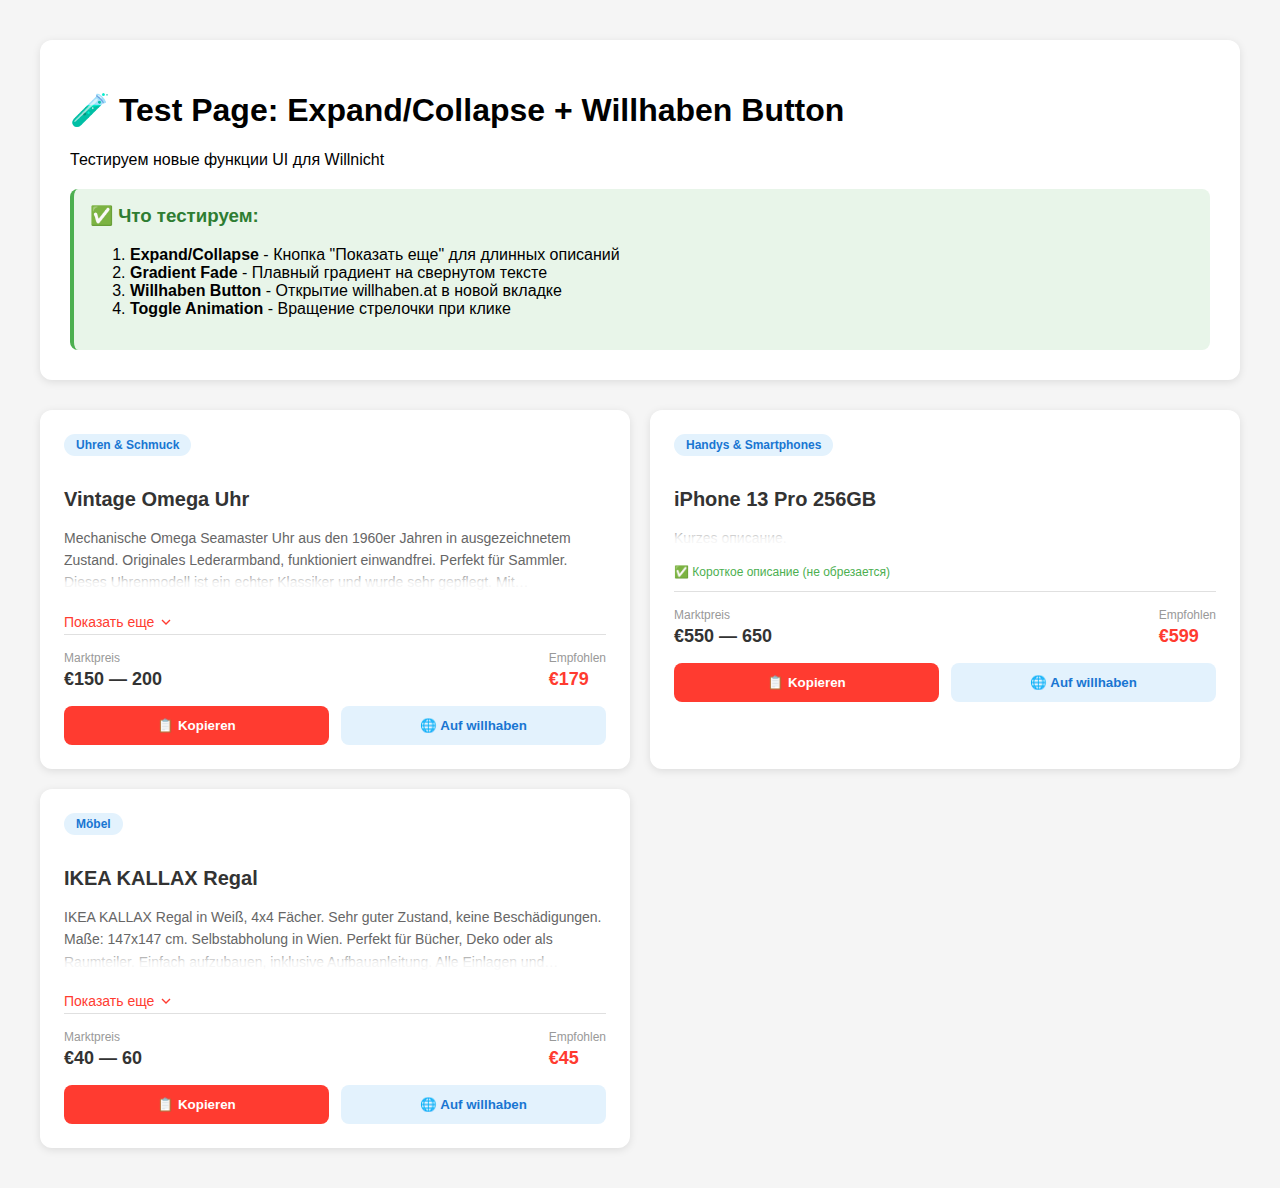
<file: test_expand_collapse.html>
<!DOCTYPE html>
<html lang="ru">
<head>
    <meta charset="UTF-8">
    <meta name="viewport" content="width=device-width, initial-scale=1.0">
    <title>Test Expand/Collapse + Willhaben Button</title>
    <style>
        body {
            font-family: -apple-system, BlinkMacSystemFont, 'Segoe UI', Arial, sans-serif;
            max-width: 1200px;
            margin: 0 auto;
            padding: 40px 20px;
            background: #f5f5f5;
        }

        .test-header {
            background: white;
            padding: 30px;
            border-radius: 12px;
            margin-bottom: 30px;
            box-shadow: 0 2px 8px rgba(0,0,0,0.1);
        }

        .test-grid {
            display: grid;
            grid-template-columns: repeat(auto-fit, minmax(400px, 1fr));
            gap: 20px;
        }

        .result-card {
            background: white;
            border-radius: 12px;
            padding: 24px;
            box-shadow: 0 2px 8px rgba(0,0,0,0.1);
        }

        .result-category {
            display: inline-block;
            background: #e3f2fd;
            color: #1976d2;
            padding: 4px 12px;
            border-radius: 12px;
            font-size: 12px;
            font-weight: 600;
            margin-bottom: 12px;
        }

        .result-title {
            font-size: 20px;
            font-weight: 600;
            margin-bottom: 16px;
            color: #333;
        }

        /* NEW: Expand/Collapse Styles */
        .result-description {
            font-size: 14px;
            color: #666;
            line-height: 1.6;
            margin-bottom: 16px;
            position: relative;
            transition: max-height 0.3s ease;
        }

        .result-description.collapsed {
            display: -webkit-box;
            -webkit-line-clamp: 3;
            line-clamp: 3;
            -webkit-box-orient: vertical;
            overflow: hidden;
            max-height: 4.8em;
        }

        .result-description.expanded {
            max-height: none;
            display: block;
        }

        .result-description.collapsed::after {
            content: '';
            position: absolute;
            bottom: 0;
            left: 0;
            right: 0;
            height: 1.6em;
            background: linear-gradient(
                to bottom,
                transparent,
                rgba(255, 255, 255, 0.9),
                white
            );
            pointer-events: none;
        }

        .result-description-toggle {
            display: inline-flex;
            align-items: center;
            gap: 4px;
            font-size: 14px;
            font-weight: 500;
            color: #ff3b30;
            background: none;
            border: none;
            cursor: pointer;
            padding: 4px 0;
            transition: color 0.2s;
        }

        .result-description-toggle:hover {
            color: #d32f2f;
        }

        .result-description-toggle svg {
            width: 16px;
            height: 16px;
            transition: transform 0.3s;
        }

        .result-description-toggle[aria-expanded="true"] svg {
            transform: rotate(180deg);
        }

        .result-prices {
            display: flex;
            justify-content: space-between;
            padding-top: 16px;
            border-top: 1px solid #e0e0e0;
            margin-bottom: 16px;
        }

        .result-price-label {
            font-size: 12px;
            color: #999;
            margin-bottom: 4px;
        }

        .result-price-value {
            font-size: 18px;
            font-weight: 700;
            color: #333;
        }

        .result-price.recommended .result-price-value {
            color: #ff3b30;
        }

        .result-actions {
            display: flex;
            gap: 12px;
        }

        .btn {
            flex: 1;
            padding: 12px 20px;
            border: none;
            border-radius: 8px;
            font-weight: 600;
            cursor: pointer;
            transition: all 0.2s;
        }

        .btn-primary {
            background: #ff3b30;
            color: white;
        }

        .btn-primary:hover {
            background: #d32f2f;
        }

        .btn-secondary {
            background: #e3f2fd;
            color: #1976d2;
        }

        .btn-secondary:hover {
            background: #bbdefb;
        }

        .info-box {
            background: #e8f5e9;
            border-left: 4px solid #4caf50;
            padding: 16px;
            border-radius: 8px;
            margin-top: 20px;
        }

        .info-box h3 {
            margin-top: 0;
            color: #2e7d32;
        }

        .status {
            display: inline-block;
            padding: 4px 12px;
            border-radius: 12px;
            font-size: 12px;
            margin-left: 8px;
        }

        .status.success {
            background: #e8f5e9;
            color: #2e7d32;
        }
    </style>
</head>
<body>
    <div class="test-header">
        <h1>🧪 Test Page: Expand/Collapse + Willhaben Button</h1>
        <p>Тестируем новые функции UI для Willnicht</p>
        <div class="info-box">
            <h3>✅ Что тестируем:</h3>
            <ol>
                <li><strong>Expand/Collapse</strong> - Кнопка "Показать еще" для длинных описаний</li>
                <li><strong>Gradient Fade</strong> - Плавный градиент на свернутом тексте</li>
                <li><strong>Willhaben Button</strong> - Открытие willhaben.at в новой вкладке</li>
                <li><strong>Toggle Animation</strong> - Вращение стрелочки при клике</li>
            </ol>
        </div>
    </div>

    <div class="test-grid" id="testGrid">
        <!-- Cards will be inserted here by JavaScript -->
    </div>

    <script>
        // Mock data for testing
        const mockItems = [
            {
                title: 'Vintage Omega Uhr',
                description: 'Mechanische Omega Seamaster Uhr aus den 1960er Jahren in ausgezeichnetem Zustand. Originales Lederarmband, funktioniert einwandfrei. Perfekt für Sammler. Dieses Uhrenmodell ist ein echter Klassiker und wurde sehr gepflegt. Mit Originalverpackung und Serviceheft.',
                category: 'Uhren & Schmuck',
                priceMin: 150,
                priceMax: 200,
                recommended: 179
            },
            {
                title: 'iPhone 13 Pro 256GB',
                description: 'Kurzes описание.',
                category: 'Handys & Smartphones',
                priceMin: 550,
                priceMax: 650,
                recommended: 599
            },
            {
                title: 'IKEA KALLAX Regal',
                description: 'IKEA KALLAX Regal in Weiß, 4x4 Fächer. Sehr guter Zustand, keine Beschädigungen. Maße: 147x147 cm. Selbstabholung in Wien. Perfekt für Bücher, Deko oder als Raumteiler. Einfach aufzubauen, inklusive Aufbauanleitung. Alle Einlagen und Befestigungen vorhanden.',
                category: 'Möbel',
                priceMin: 40,
                priceMax: 60,
                recommended: 45
            }
        ];

        function renderCard(item, index) {
            const needsTruncation = item.description.length > 180;
            const descriptionId = `desc-${index}`;

            return `
                <div class="result-card">
                    <span class="result-category">${item.category}</span>
                    <h3 class="result-title">${item.title}</h3>

                    <p class="result-description collapsed"
                       id="${descriptionId}">
                        ${item.description}
                    </p>

                    ${needsTruncation ? `
                        <button class="result-description-toggle"
                                onclick="toggleDescription('${descriptionId}', this)"
                                aria-expanded="false"
                                aria-controls="${descriptionId}">
                            <span>Показать еще</span>
                            <svg viewBox="0 0 24 24" fill="none" stroke="currentColor" stroke-width="2">
                                <polyline points="6 9 12 15 18 9"></polyline>
                            </svg>
                        </button>
                    ` : '<p style="color: #4caf50; font-size: 12px;">✅ Короткое описание (не обрезается)</p>'}

                    <div class="result-prices">
                        <div class="result-price">
                            <div class="result-price-label">Marktpreis</div>
                            <div class="result-price-value">€${item.priceMin} — ${item.priceMax}</div>
                        </div>
                        <div class="result-price recommended">
                            <div class="result-price-label">Empfohlen</div>
                            <div class="result-price-value">€${item.recommended}</div>
                        </div>
                    </div>

                    <div class="result-actions">
                        <button class="btn btn-primary" onclick="copyToClipboard(this)">
                            📋 Kopieren
                        </button>
                        <button class="btn btn-secondary" onclick="publishToWillhaben()">
                            🌐 Auf willhaben
                        </button>
                    </div>
                </div>
            `;
        }

        function toggleDescription(id, btn) {
            const descEl = document.getElementById(id);
            const textEl = btn.querySelector('span');
            const isExpanded = descEl.classList.contains('expanded');

            if (isExpanded) {
                // Collapse
                descEl.classList.remove('expanded');
                descEl.classList.add('collapsed');
                btn.setAttribute('aria-expanded', 'false');
                textEl.textContent = 'Показать еще';
            } else {
                // Expand
                descEl.classList.remove('collapsed');
                descEl.classList.add('expanded');
                btn.setAttribute('aria-expanded', 'true');
                textEl.textContent = 'Свернуть';
            }
        }

        function copyToClipboard(btn) {
            btn.textContent = '✅ Kopiert!';
            setTimeout(() => {
                btn.textContent = '📋 Kopieren';
            }, 2000);
        }

        function publishToWillhaben() {
            const url = 'https://www.willhaben.at/iad/anzeigenaufgabe/marktplatz?adTypeId=67&productId=67';
            window.open(url, '_blank');
            console.log('🌐 Opening willhaben.at...');
        }

        // Render all cards
        const grid = document.getElementById('testGrid');
        grid.innerHTML = mockItems.map((item, index) => renderCard(item, index)).join('');
    </script>
</body>
</html>
</file>
<file: styles.css>
/* ========================================
   WILLNICHT - CSS Design System
   Inspired by solt.ws aesthetic
   ======================================== */

/* CSS Variables */
:root {
    /* Colors */
    --color-bg: #FFFFFF;
    --color-bg-secondary: #FAFAFA;
    --color-bg-tertiary: #F5F5F5;
    --color-text: #000000;
    --color-text-secondary: #666666;
    --color-text-muted: #999999;
    --color-accent: #FF3B30;
    --color-accent-hover: #E5352B;
    --color-success: #34C759;
    --color-warning: #FF9500;
    --color-border: #E5E5E5;
    --color-border-light: #F0F0F0;

    /* Gradients */
    --gradient-accent: linear-gradient(135deg, #FF3B30 0%, #FF6B5B 100%);
    --gradient-dark: linear-gradient(135deg, #1a1a1a 0%, #333333 100%);
    --gradient-hero: radial-gradient(ellipse at 50% 0%, rgba(255, 59, 48, 0.08) 0%, transparent 50%);

    /* Typography */
    --font-family: 'Inter', -apple-system, BlinkMacSystemFont, 'Segoe UI', Roboto, sans-serif;
    --font-size-xs: 0.75rem;
    --font-size-sm: 0.875rem;
    --font-size-base: 1rem;
    --font-size-lg: 1.125rem;
    --font-size-xl: 1.25rem;
    --font-size-2xl: 1.5rem;
    --font-size-3xl: 2rem;
    --font-size-4xl: 2.5rem;
    --font-size-5xl: 3.5rem;
    --font-size-6xl: 4.5rem;

    /* Spacing */
    --spacing-xs: 0.25rem;
    --spacing-sm: 0.5rem;
    --spacing-md: 1rem;
    --spacing-lg: 1.5rem;
    --spacing-xl: 2rem;
    --spacing-2xl: 3rem;
    --spacing-3xl: 4rem;
    --spacing-4xl: 6rem;

    /* Border Radius */
    --radius-sm: 6px;
    --radius-md: 12px;
    --radius-lg: 16px;
    --radius-xl: 24px;
    --radius-full: 9999px;

    /* Shadows */
    --shadow-sm: 0 1px 2px rgba(0, 0, 0, 0.05);
    --shadow-md: 0 4px 6px -1px rgba(0, 0, 0, 0.1), 0 2px 4px -1px rgba(0, 0, 0, 0.06);
    --shadow-lg: 0 10px 15px -3px rgba(0, 0, 0, 0.1), 0 4px 6px -2px rgba(0, 0, 0, 0.05);
    --shadow-xl: 0 20px 25px -5px rgba(0, 0, 0, 0.1), 0 10px 10px -5px rgba(0, 0, 0, 0.04);
    --shadow-card: 0 0 0 1px rgba(0, 0, 0, 0.05), 0 10px 40px -10px rgba(0, 0, 0, 0.1);
    --shadow-button: 0 4px 14px rgba(255, 59, 48, 0.25);

    /* Transitions */
    --transition-fast: 150ms ease;
    --transition-base: 200ms ease;
    --transition-slow: 300ms ease;
    --transition-smooth: 400ms cubic-bezier(0.4, 0, 0.2, 1);

    /* Z-index */
    --z-dropdown: 100;
    --z-sticky: 200;
    --z-modal: 300;
    --z-tooltip: 400;
}

/* Reset */
*,
*::before,
*::after {
    box-sizing: border-box;
    margin: 0;
    padding: 0;
}

/* Skip Link for Accessibility */
.skip-link {
    position: absolute;
    top: -40px;
    left: 0;
    background: var(--color-text);
    color: white;
    padding: 8px 16px;
    z-index: var(--z-tooltip);
    transition: top var(--transition-fast);
    text-decoration: none;
    font-weight: 500;
}

.skip-link:focus {
    top: 0;
}

html {
    scroll-behavior: smooth;
    -webkit-font-smoothing: antialiased;
    -moz-osx-font-smoothing: grayscale;
}

body {
    font-family: var(--font-family);
    font-size: var(--font-size-base);
    line-height: 1.6;
    color: var(--color-text);
    background-color: var(--color-bg);
    overflow-x: hidden;
}

a {
    color: inherit;
    text-decoration: none;
    transition: color var(--transition-fast);
}

img {
    max-width: 100%;
    height: auto;
    display: block;
}

button {
    font-family: inherit;
    cursor: pointer;
    border: none;
    background: none;
}

ul,
ol {
    list-style: none;
}

/* Container */
.container {
    width: 100%;
    max-width: 1200px;
    margin: 0 auto;
    padding: 0 var(--spacing-lg);
}

/* ========================================
   HEADER
   ======================================== */
.header {
    position: fixed;
    top: 0;
    left: 0;
    right: 0;
    z-index: var(--z-sticky);
    background: rgba(255, 255, 255, 0.8);
    backdrop-filter: blur(20px);
    -webkit-backdrop-filter: blur(20px);
    border-bottom: 1px solid var(--color-border-light);
    transition: all var(--transition-base);
}

.header-content {
    display: flex;
    align-items: center;
    justify-content: space-between;
    height: 72px;
}

.logo {
    display: flex;
    align-items: center;
    gap: var(--spacing-sm);
    font-weight: 700;
    font-size: var(--font-size-xl);
}

.logo-icon {
    position: relative;
    display: flex;
    align-items: center;
    justify-content: center;
    width: 36px;
    height: 36px;
    background: var(--gradient-dark);
    color: white;
    border-radius: var(--radius-md);
    font-family: 'Germania One', cursive;
    font-weight: 400;
    font-size: 1.5rem;
    overflow: hidden;
    padding-bottom: 2px;
}

.logo-icon span {
    position: relative;
    z-index: 2;
}

.logo-icon::after {
    content: '';
    position: absolute;
    z-index: 1;
    width: 140%;
    height: 2px;
    background: var(--color-accent);
    transform: rotate(-45deg);
    box-shadow: 0 0 4px rgba(255, 59, 48, 0.5);
    border-radius: 1px;
}

.nav {
    display: flex;
    align-items: center;
    gap: var(--spacing-2xl);
}

.nav-link {
    font-size: var(--font-size-sm);
    font-weight: 500;
    color: var(--color-text-secondary);
    transition: color var(--transition-fast);
}

.nav-link:hover {
    color: var(--color-text);
}

.header-actions {
    display: flex;
    align-items: center;
    gap: var(--spacing-md);
}

/* Language Selector Dropdown */
.lang-selector {
    position: relative;
    display: inline-block;
}

.lang-selector-title {
    display: flex;
    align-items: center;
    gap: 6px;
    background: var(--color-bg-alt);
    border: 1px solid var(--color-border-light);
    border-radius: var(--radius-md);
    padding: 8px 12px;
    cursor: pointer;
    transition: all var(--transition-fast);
    color: var(--color-text);
    font-size: 13px;
    font-weight: 600;
}

.lang-selector-title:hover {
    background: var(--color-bg-secondary);
    border-color: var(--color-border);
}

.lang-selector-title svg {
    width: 14px;
    height: 14px;
    transition: transform var(--transition-fast);
}

.lang-selector.active .lang-selector-title svg {
    transform: rotate(180deg);
}

.lang-dropdown {
    position: absolute;
    top: calc(100% + 8px);
    right: 0;
    min-width: 140px;
    background: white;
    border: 1px solid var(--color-border-light);
    border-radius: var(--radius-md);
    box-shadow: var(--shadow-lg);
    opacity: 0;
    visibility: hidden;
    transform: translateY(-10px);
    transition: all var(--transition-fast);
    z-index: var(--z-modal);
    overflow: hidden;
    padding: 4px;
}

.lang-selector.active .lang-dropdown {
    opacity: 1;
    visibility: visible;
    transform: translateY(0);
}

.lang-dropdown-item {
    display: block;
    width: 100%;
    padding: 10px 12px;
    text-align: left;
    background: none;
    border: none;
    color: var(--color-text-secondary);
    font-size: 13px;
    font-weight: 500;
    cursor: pointer;
    border-radius: var(--radius-sm);
    transition: all var(--transition-fast);
}

.lang-dropdown-item:hover {
    background: var(--color-bg-alt);
    color: var(--color-text);
}

.lang-dropdown-item.active {
    color: var(--color-accent);
    background: rgba(255, 59, 48, 0.05);
}

/* Fixed width for header CTA */
.nav-btn-cta {
    min-width: 200px;
    justify-content: center;
}

@media (max-width: 768px) {
    .header-actions .lang-selector {
        display: none;
    }

    .mobile-lang {
        display: flex;
        flex-direction: column;
        gap: 8px;
        margin-top: 24px;
        padding-top: 24px;
        border-top: 1px solid var(--color-border-light);
    }

    .mobile-lang .lang-dropdown-item {
        padding: 12px;
        font-size: 16px;
    }
}


.mobile-menu-btn {
    display: none;
    flex-direction: column;
    gap: 5px;
    width: 24px;
    padding: 4px 0;
}

.mobile-menu-btn span {
    display: block;
    width: 100%;
    height: 2px;
    background: var(--color-text);
    border-radius: 2px;
    transition: all var(--transition-base);
}

.mobile-menu {
    display: none;
    position: fixed;
    top: 72px;
    left: 0;
    right: 0;
    bottom: 0;
    background: var(--color-bg);
    padding: var(--spacing-xl);
    z-index: var(--z-sticky);
}

.mobile-menu.active {
    display: block;
}

.mobile-nav {
    display: flex;
    flex-direction: column;
    gap: var(--spacing-lg);
}

.mobile-nav-link {
    font-size: var(--font-size-lg);
    font-weight: 500;
}

/* ========================================
   BUTTONS
   ======================================== */
.btn {
    display: inline-flex;
    align-items: center;
    justify-content: center;
    gap: var(--spacing-sm);
    padding: 12px 24px;
    font-size: var(--font-size-sm);
    font-weight: 600;
    border-radius: var(--radius-full);
    transition: all var(--transition-base);
    white-space: nowrap;
}

.btn-primary {
    background: var(--color-text);
    color: white;
}

.btn-primary:hover {
    background: #333;
    transform: translateY(-2px);
    box-shadow: var(--shadow-lg);
}

.btn-secondary {
    background: var(--color-bg-tertiary);
    color: var(--color-text);
    border: 1px solid var(--color-border);
}

.btn-secondary:hover {
    background: var(--color-border);
}

.btn-ghost {
    background: transparent;
    color: var(--color-text-secondary);
}

.btn-ghost:hover {
    color: var(--color-text);
    background: var(--color-bg-tertiary);
}

.btn-large {
    padding: 16px 32px;
    font-size: var(--font-size-base);
}

.btn-full {
    width: 100%;
}

.btn-icon {
    width: 18px;
    height: 18px;
}

.btn:disabled {
    opacity: 0.5;
    cursor: not-allowed;
    transform: none !important;
}

.btn-analyze {
    margin-top: var(--spacing-xl);
    position: relative;
}

.btn-analyze.loading .btn-text {
    opacity: 0;
}

.btn-analyze.loading .btn-loader {
    opacity: 1;
}

.btn-loader {
    position: absolute;
    width: 20px;
    height: 20px;
    border: 2px solid rgba(255, 255, 255, 0.3);
    border-top-color: white;
    border-radius: 50%;
    opacity: 0;
    animation: spin 0.8s linear infinite;
}

@keyframes spin {
    to {
        transform: rotate(360deg);
    }
}

/* ========================================
   HERO SECTION
   ======================================== */
.hero {
    position: relative;
    padding: 160px 0 120px;
    overflow: hidden;
}

.hero .container {
    display: grid;
    grid-template-columns: 1fr 1fr;
    gap: var(--spacing-4xl);
    align-items: center;
}

.hero-bg {
    position: absolute;
    top: 0;
    left: 0;
    right: 0;
    bottom: 0;
    background: var(--gradient-hero);
    pointer-events: none;
    z-index: -1;
}

.hero-content {
    max-width: 560px;
}

.hero-badge {
    display: inline-flex;
    align-items: center;
    gap: var(--spacing-sm);
    padding: 8px 16px;
    background: var(--color-bg-tertiary);
    border-radius: var(--radius-full);
    font-size: var(--font-size-sm);
    font-weight: 500;
    color: var(--color-text-secondary);
    margin-bottom: var(--spacing-xl);
}

.badge-icon {
    font-size: var(--font-size-base);
}

.hero-title {
    font-size: var(--font-size-6xl);
    font-weight: 800;
    line-height: 1.1;
    letter-spacing: -0.03em;
    margin-bottom: var(--spacing-lg);
    min-height: 2.2em;
    /* Reserve space for translation line breaks */
}

.gradient-text {
    background: var(--gradient-accent);
    -webkit-background-clip: text;
    -webkit-text-fill-color: transparent;
    background-clip: text;
}

.hero-subtitle {
    font-size: var(--font-size-lg);
    color: var(--color-text-secondary);
    line-height: 1.7;
    margin-bottom: var(--spacing-2xl);
}

.hero-actions {
    display: flex;
    gap: var(--spacing-md);
    margin-bottom: var(--spacing-3xl);
}

.hero-stats {
    display: flex;
    align-items: center;
    gap: var(--spacing-xl);
}

.stat {
    display: flex;
    flex-direction: column;
}

.stat-value {
    font-size: var(--font-size-2xl);
    font-weight: 700;
}

.stat-label {
    font-size: var(--font-size-sm);
    color: var(--color-text-muted);
}

.stat-divider {
    width: 1px;
    height: 40px;
    background: var(--color-border);
}

/* Hero Visual */
.hero-visual {
    position: relative;
    display: flex;
    justify-content: center;
}

.hero-card {
    width: 100%;
    max-width: 400px;
    background: white;
    border-radius: var(--radius-xl);
    box-shadow: var(--shadow-card);
    overflow: hidden;
    transform: perspective(1000px) rotateY(-5deg) rotateX(5deg);
    transition: transform var(--transition-smooth);
}

.hero-card:hover {
    transform: perspective(1000px) rotateY(0) rotateX(0);
}

.card-image {
    background: linear-gradient(135deg, #f5f5f5 0%, #e5e5e5 100%);
    padding: var(--spacing-3xl);
    display: flex;
    align-items: center;
    justify-content: center;
}

.image-placeholder {
    width: 120px;
    height: 120px;
    color: var(--color-text-muted);
}

.image-placeholder svg {
    width: 100%;
    height: 100%;
}

.card-content {
    padding: var(--spacing-xl);
}

.card-title {
    font-size: var(--font-size-lg);
    font-weight: 600;
    margin-bottom: var(--spacing-sm);
}

.card-description {
    font-size: var(--font-size-sm);
    color: var(--color-text-secondary);
    margin-bottom: var(--spacing-lg);
}

.card-prices {
    display: flex;
    gap: var(--spacing-lg);
}

.price-item {
    display: flex;
    flex-direction: column;
}

.price-label {
    font-size: var(--font-size-xs);
    color: var(--color-text-muted);
    text-transform: uppercase;
    letter-spacing: 0.05em;
    margin-bottom: var(--spacing-xs);
}

.price-value {
    font-size: var(--font-size-lg);
    font-weight: 700;
}

.price-item.recommended .price-value {
    color: var(--color-accent);
}

.floating-badge {
    position: absolute;
    display: flex;
    align-items: center;
    gap: var(--spacing-sm);
    padding: 10px 16px;
    background: white;
    border-radius: var(--radius-full);
    box-shadow: var(--shadow-lg);
    font-size: var(--font-size-sm);
    font-weight: 600;
    animation: float 3s ease-in-out infinite;
}

.badge-ai {
    top: 20%;
    right: -20px;
    animation-delay: 0s;
}

.badge-fast {
    bottom: 30%;
    left: -30px;
    animation-delay: 1.5s;
}

@keyframes float {

    0%,
    100% {
        transform: translateY(0);
    }

    50% {
        transform: translateY(-10px);
    }
}

/* ========================================
   SECTIONS COMMON
   ======================================== */
.section-header {
    text-align: center;
    max-width: 600px;
    margin: 0 auto var(--spacing-4xl);
}

.section-badge {
    display: inline-block;
    padding: 6px 14px;
    background: var(--color-bg-tertiary);
    border-radius: var(--radius-full);
    font-size: var(--font-size-xs);
    font-weight: 600;
    text-transform: uppercase;
    letter-spacing: 0.05em;
    color: var(--color-text-secondary);
    margin-bottom: var(--spacing-lg);
}

.section-title {
    font-size: var(--font-size-4xl);
    font-weight: 800;
    line-height: 1.2;
    letter-spacing: -0.02em;
    margin-bottom: var(--spacing-md);
}

.section-subtitle {
    font-size: var(--font-size-lg);
    color: var(--color-text-secondary);
}

/* ========================================
   FEATURES SECTION
   ======================================== */
.features {
    padding: var(--spacing-4xl) 0;
    background: var(--color-bg-secondary);
}

.features-grid {
    display: grid;
    grid-template-columns: repeat(3, 1fr);
    gap: var(--spacing-xl);
}

.feature-card {
    background: white;
    padding: var(--spacing-2xl);
    border-radius: var(--radius-lg);
    border: 1px solid var(--color-border-light);
    transition: all var(--transition-base);
}

.feature-card:hover {
    transform: translateY(-4px);
    box-shadow: var(--shadow-lg);
    border-color: transparent;
}

.feature-icon {
    width: 48px;
    height: 48px;
    display: flex;
    align-items: center;
    justify-content: center;
    background: var(--color-bg-tertiary);
    border-radius: var(--radius-md);
    margin-bottom: var(--spacing-lg);
    color: var(--color-text);
}

.feature-icon svg {
    width: 24px;
    height: 24px;
}

.feature-title {
    font-size: var(--font-size-lg);
    font-weight: 600;
    margin-bottom: var(--spacing-sm);
}

.feature-description {
    font-size: var(--font-size-sm);
    color: var(--color-text-secondary);
    line-height: 1.6;
}

/* ========================================
   HOW IT WORKS SECTION
   ======================================== */
.how-it-works {
    padding: var(--spacing-4xl) 0;
}

.steps {
    display: flex;
    align-items: flex-start;
    justify-content: center;
    gap: var(--spacing-lg);
}

.step {
    flex: 1;
    max-width: 300px;
    text-align: center;
    padding: var(--spacing-xl);
}

.step-number {
    display: inline-flex;
    align-items: center;
    justify-content: center;
    width: 40px;
    height: 40px;
    background: var(--color-text);
    color: white;
    border-radius: 50%;
    font-size: var(--font-size-lg);
    font-weight: 700;
    margin-bottom: var(--spacing-lg);
}

.step-title {
    font-size: var(--font-size-xl);
    font-weight: 600;
    margin-bottom: var(--spacing-sm);
}

.step-description {
    font-size: var(--font-size-sm);
    color: var(--color-text-secondary);
    line-height: 1.6;
    margin-bottom: var(--spacing-lg);
}

.step-visual {
    display: flex;
    justify-content: center;
}

.step-icon-wrapper {
    width: 80px;
    height: 80px;
    display: flex;
    align-items: center;
    justify-content: center;
    background: var(--color-bg-tertiary);
    border-radius: 50%;
    color: var(--color-text);
}

.step-icon-wrapper svg {
    width: 32px;
    height: 32px;
}

.step-icon-wrapper.processing {
    animation: pulse 2s ease-in-out infinite;
}

.step-icon-wrapper.success {
    background: rgba(52, 199, 89, 0.1);
    color: var(--color-success);
}

@keyframes pulse {

    0%,
    100% {
        transform: scale(1);
        opacity: 1;
    }

    50% {
        transform: scale(1.05);
        opacity: 0.8;
    }
}

.step-connector {
    display: flex;
    align-items: center;
    justify-content: center;
    width: 40px;
    color: var(--color-border);
    padding-top: 60px;
}

.step-connector svg {
    width: 24px;
    height: 24px;
}

/* ========================================
   UPLOAD SECTION
   ======================================== */
.upload-section {
    padding: var(--spacing-4xl) 0;
    background: var(--color-bg-secondary);
}

.upload-area {
    background: white;
    border: 2px dashed var(--color-border);
    border-radius: var(--radius-xl);
    padding: var(--spacing-3xl);
    text-align: center;
    transition: all var(--transition-base);
    cursor: pointer;
    position: relative;
}

.upload-area:hover,
.upload-area.dragover {
    border-color: var(--color-accent);
    background: rgba(255, 59, 48, 0.02);
}

.upload-area.has-files {
    border-style: solid;
    border-color: var(--color-success);
}

.upload-icon {
    width: 64px;
    height: 64px;
    margin: 0 auto var(--spacing-lg);
    color: var(--color-text-muted);
}

.upload-icon svg {
    width: 100%;
    height: 100%;
}

.upload-title {
    font-size: var(--font-size-xl);
    font-weight: 600;
    margin-bottom: var(--spacing-sm);
}

.upload-subtitle {
    font-size: var(--font-size-base);
    color: var(--color-text-secondary);
    margin-bottom: var(--spacing-sm);
}

.upload-hint {
    font-size: var(--font-size-sm);
    color: var(--color-text-muted);
}

.file-input {
    position: absolute;
    top: 0;
    left: 0;
    width: 100%;
    height: 100%;
    opacity: 0;
    cursor: pointer;
}

.upload-preview {
    display: grid;
    grid-template-columns: repeat(auto-fill, minmax(100px, 1fr));
    gap: var(--spacing-md);
    margin-top: var(--spacing-xl);
}

.upload-preview:empty {
    display: none;
}

.preview-item {
    position: relative;
    aspect-ratio: 1;
    border-radius: var(--radius-md);
    overflow: hidden;
    background: var(--color-bg-tertiary);
}

.preview-item img {
    width: 100%;
    height: 100%;
    object-fit: cover;
}

.preview-remove {
    position: absolute;
    top: 4px;
    right: 4px;
    width: 24px;
    height: 24px;
    background: rgba(0, 0, 0, 0.6);
    color: white;
    border-radius: 50%;
    display: flex;
    align-items: center;
    justify-content: center;
    font-size: 14px;
    cursor: pointer;
    opacity: 0;
    transition: opacity var(--transition-fast);
}

.preview-item:hover .preview-remove {
    opacity: 1;
}

/* ========================================
   RESULTS SECTION
   ======================================== */
.results-section {
    padding: var(--spacing-4xl) 0;
    display: none;
}

.results-section.active {
    display: block;
}

.results-header {
    display: flex;
    align-items: center;
    justify-content: space-between;
    margin-bottom: var(--spacing-2xl);
}

.results-title {
    font-size: var(--font-size-2xl);
    font-weight: 700;
}

.results-actions {
    display: flex;
    gap: var(--spacing-md);
}

.results-actions .btn svg {
    width: 18px;
    height: 18px;
}

.results-grid {
    display: grid;
    grid-template-columns: repeat(auto-fill, minmax(300px, 1fr));
    gap: var(--spacing-xl);
}

.results-grid:empty+.results-empty {
    display: flex;
}

.results-empty {
    display: none;
    flex-direction: column;
    align-items: center;
    justify-content: center;
    padding: var(--spacing-4xl);
    text-align: center;
    color: var(--color-text-muted);
}

.empty-icon {
    font-size: 48px;
    margin-bottom: var(--spacing-lg);
}

.results-empty h3 {
    font-size: var(--font-size-lg);
    font-weight: 600;
    color: var(--color-text-secondary);
    margin-bottom: var(--spacing-sm);
}

/* Result Card */
.result-card {
    background: white;
    border-radius: var(--radius-lg);
    /* overflow: hidden; removed to allow tooltips */
    box-shadow: var(--shadow-card);
    transition: all var(--transition-base);
}

.result-card:hover {
    transform: translateY(-4px);
    box-shadow: var(--shadow-xl);
}

.result-image {
    aspect-ratio: 4/3;
    background: var(--color-bg-tertiary);
    overflow: hidden;
    border-top-left-radius: var(--radius-lg);
    border-top-right-radius: var(--radius-lg);
}

.result-image img {
    width: 100%;
    height: 100%;
    object-fit: cover;
}

.result-content {
    padding: var(--spacing-lg);
}

.result-category {
    display: inline-block;
    padding: 4px 10px;
    background: var(--color-bg-tertiary);
    border-radius: var(--radius-full);
    font-size: var(--font-size-xs);
    font-weight: 500;
    color: var(--color-text-secondary);
    margin-bottom: var(--spacing-sm);
}

.result-title {
    font-size: var(--font-size-lg);
    font-weight: 600;
    margin-bottom: var(--spacing-sm);
}

.result-description {
    font-size: var(--font-size-sm);
    color: var(--color-text-secondary);
    line-height: 1.6;
    margin-bottom: var(--spacing-md);
    position: relative;
    transition: max-height 0.3s ease;
}

/* Collapsed state (default) */
.result-description.collapsed {
    display: -webkit-box;
    -webkit-line-clamp: 3;
    line-clamp: 3;
    -webkit-box-orient: vertical;
    overflow: hidden;
    max-height: 4.8em; /* 3 lines × 1.6 line-height */
}

/* Expanded state */
.result-description.expanded {
    max-height: none;
    display: block;
}

/* Gradient fade indicator for collapsed state */
.result-description.collapsed::after {
    content: '';
    position: absolute;
    bottom: 0;
    left: 0;
    right: 0;
    height: 1.6em; /* 1 line height */
    background: linear-gradient(
        to bottom,
        transparent,
        rgba(255, 255, 255, 0.9),
        white
    );
    pointer-events: none;
}

/* Expand/Collapse button */
.result-description-toggle {
    display: inline-flex;
    align-items: center;
    gap: 4px;
    font-size: var(--font-size-sm);
    font-weight: 500;
    color: var(--color-accent);
    background: none;
    border: none;
    cursor: pointer;
    padding: 4px 0;
    margin-top: var(--spacing-xs);
    transition: color var(--transition-fast);
}

.result-description-toggle:hover {
    color: var(--color-accent-hover);
}

.result-description-toggle svg {
    width: 16px;
    height: 16px;
    transition: transform var(--transition-base);
}

.result-description-toggle[aria-expanded="true"] svg {
    transform: rotate(180deg);
}

/* Mobile optimization */
@media (max-width: 768px) {
    .result-description-toggle {
        width: 100%;
        justify-content: center;
        padding: 12px;
        background: var(--color-bg-tertiary);
        border-radius: var(--radius-md);
        margin-top: var(--spacing-sm);
    }
}

.result-prices {
    display: flex;
    justify-content: space-between;
    padding-top: var(--spacing-md);
    border-top: 1px solid var(--color-border-light);
}

.result-price {
    display: flex;
    flex-direction: column;
}

.result-price-label {
    font-size: var(--font-size-xs);
    color: var(--color-text-muted);
    margin-bottom: 2px;
}

.result-price-value {
    font-size: var(--font-size-lg);
    font-weight: 700;
}

.result-price.recommended .result-price-value {
    color: var(--color-accent);
}

.result-actions {
    display: flex;
    gap: var(--spacing-sm);
    padding: var(--spacing-md) var(--spacing-lg) var(--spacing-lg);
}

.result-actions .btn {
    flex: 1;
    padding: 10px 16px;
}

/* ========================================
   PRICING SECTION
   ======================================== */
.pricing {
    padding: var(--spacing-4xl) 0;
}

.pricing-grid {
    display: grid;
    grid-template-columns: repeat(4, 1fr);
    gap: var(--spacing-xl);
    align-items: start;
}

.pricing-card {
    background: white;
    border: 1px solid var(--color-border);
    border-radius: var(--radius-xl);
    padding: var(--spacing-2xl);
    position: relative;
    transition: all var(--transition-base);
}

.pricing-card:hover {
    transform: translateY(-4px);
    box-shadow: var(--shadow-lg);
}

.pricing-card.popular {
    border-color: var(--color-text);
    border-width: 2px;
    transform: scale(1.05);
}

.pricing-card.popular:hover {
    transform: scale(1.05) translateY(-4px);
}

.popular-badge {
    position: absolute;
    top: -12px;
    left: 50%;
    transform: translateX(-50%);
    padding: 6px 16px;
    background: var(--color-text);
    color: white;
    border-radius: var(--radius-full);
    font-size: var(--font-size-xs);
    font-weight: 600;
}

.pricing-header {
    text-align: center;
    padding-bottom: var(--spacing-xl);
    border-bottom: 1px solid var(--color-border-light);
    margin-bottom: var(--spacing-xl);
}

.pricing-name {
    font-size: var(--font-size-xl);
    font-weight: 600;
    margin-bottom: var(--spacing-md);
}

.pricing-price {
    display: flex;
    align-items: baseline;
    justify-content: center;
    gap: var(--spacing-xs);
    margin-bottom: var(--spacing-sm);
}

.price-amount {
    font-size: var(--font-size-4xl);
    font-weight: 800;
}

.price-period {
    font-size: var(--font-size-base);
    color: var(--color-text-muted);
}

.pricing-description {
    font-size: var(--font-size-sm);
    color: var(--color-text-secondary);
}

.pricing-features {
    margin-bottom: var(--spacing-xl);
}

.pricing-features li {
    display: flex;
    align-items: center;
    gap: var(--spacing-sm);
    padding: var(--spacing-sm) 0;
    font-size: var(--font-size-sm);
}

.pricing-features .check {
    color: var(--color-success);
    font-weight: 600;
}

.pricing-features .cross {
    color: var(--color-text-muted);
}

.pricing-features li.disabled {
    color: var(--color-text-muted);
}

/* Yearly pricing card */
.pricing-card.yearly {
    border-color: var(--color-accent);
    border-width: 2px;
}

.pricing-card.yearly:hover {
    box-shadow: 0 10px 40px rgba(255, 59, 48, 0.15);
}

.popular-badge.discount {
    background: var(--color-accent);
}

/* ========================================
   FOOTER
   ======================================== */
.footer {
    background: var(--color-bg-tertiary);
    padding: var(--spacing-4xl) 0 var(--spacing-2xl);
}

.footer-content {
    display: flex;
    justify-content: space-between;
    padding-bottom: var(--spacing-3xl);
    border-bottom: 1px solid var(--color-border);
    margin-bottom: var(--spacing-2xl);
}

.footer-brand {
    max-width: 280px;
}

.footer-tagline {
    margin-top: var(--spacing-md);
    font-size: var(--font-size-sm);
    color: var(--color-text-secondary);
}

.footer-links {
    display: flex;
    gap: var(--spacing-4xl);
}

.footer-column h4 {
    font-size: var(--font-size-sm);
    font-weight: 600;
    margin-bottom: var(--spacing-lg);
}

.footer-column a {
    display: block;
    font-size: var(--font-size-sm);
    color: var(--color-text-secondary);
    padding: var(--spacing-xs) 0;
    transition: color var(--transition-fast);
}

.footer-column a:hover {
    color: var(--color-text);
}

.footer-bottom {
    display: flex;
    justify-content: space-between;
    align-items: center;
    font-size: var(--font-size-sm);
    color: var(--color-text-muted);
}

.footer-legal {
    display: flex;
    gap: var(--spacing-xl);
}

.footer-legal a:hover {
    color: var(--color-text);
}

/* ========================================
   RESPONSIVE
   ======================================== */
@media (max-width: 1024px) {
    .hero .container {
        grid-template-columns: 1fr;
        gap: var(--spacing-3xl);
    }

    .hero-content {
        max-width: 100%;
        text-align: center;
    }

    .hero-actions {
        justify-content: center;
    }

    .hero-stats {
        justify-content: center;
    }

    .hero-visual {
        order: -1;
    }

    .hero-card {
        transform: none;
    }

    .features-grid {
        grid-template-columns: repeat(2, 1fr);
    }

    .pricing-grid {
        grid-template-columns: 1fr;
        max-width: 400px;
        margin: 0 auto;
    }

    .pricing-card.popular {
        transform: none;
    }

    .pricing-card.popular:hover {
        transform: translateY(-4px);
    }
}

@media (max-width: 768px) {
    .hero-title {
        font-size: var(--font-size-4xl);
    }

    .nav,
    .header-actions {
        display: none;
    }

    .mobile-menu-btn {
        display: flex;
    }

    .features-grid {
        grid-template-columns: 1fr;
    }

    .steps {
        flex-direction: column;
        align-items: center;
    }

    .step-connector {
        transform: rotate(90deg);
        padding: 0;
        margin: var(--spacing-md) 0;
    }

    .footer-content {
        flex-direction: column;
        gap: var(--spacing-2xl);
    }

    .footer-links {
        flex-wrap: wrap;
        gap: var(--spacing-2xl);
    }

    .footer-bottom {
        flex-direction: column;
        gap: var(--spacing-md);
        text-align: center;
    }
}

@media (max-width: 480px) {
    .hero {
        padding: 120px 0 80px;
    }

    .hero-title {
        font-size: var(--font-size-3xl);
    }

    .hero-actions {
        flex-direction: column;
    }

    .hero-stats {
        flex-wrap: wrap;
        gap: var(--spacing-lg);
    }

    .stat-divider {
        display: none;
    }

    .section-title {
        font-size: var(--font-size-2xl);
    }

    .upload-area {
        padding: var(--spacing-2xl);
    }

    .upload-preview {
        grid-template-columns: repeat(3, 1fr);
    }
}

/* ========================================
   LOGIN SECTION
   ======================================== */
.login-section {
    padding: 160px 0 120px;
    min-height: 80vh;
    display: flex;
    align-items: center;
    justify-content: center;
    background: var(--color-bg-secondary);
}

.login-card {
    background: white;
    padding: var(--spacing-3xl);
    border-radius: var(--radius-xl);
    box-shadow: var(--shadow-card);
    width: 100%;
    max-width: 420px;
    text-align: center;
}

.login-title {
    font-size: var(--font-size-2xl);
    font-weight: 700;
    margin-bottom: var(--spacing-sm);
}

.login-subtitle {
    font-size: var(--font-size-sm);
    color: var(--color-text-secondary);
    margin-bottom: var(--spacing-xl);
}

.login-form {
    display: flex;
    flex-direction: column;
    gap: var(--spacing-md);
}

.form-group {
    text-align: left;
}

.form-label {
    display: block;
    font-size: var(--font-size-xs);
    font-weight: 600;
    color: var(--color-text-secondary);
    margin-bottom: 6px;
    text-transform: uppercase;
}

.form-input {
    width: 100%;
    padding: 12px 16px;
    font-family: inherit;
    font-size: var(--font-size-base);
    border: 1px solid var(--color-border);
    border-radius: var(--radius-md);
    transition: all var(--transition-base);
}

.form-input:focus {
    outline: none;
    border-color: var(--color-text);
    box-shadow: 0 0 0 3px rgba(0, 0, 0, 0.05);
}

.app-wrapper {
    display: none;
}

.app-wrapper.active {
    display: block;
}

.hidden {
    display: none !important;
}

/* ========================================
   NEW ADDITIONS (Terms & Tooltips)
   ======================================== */
.btn-disabled-pro {
    background: var(--color-bg-tertiary);
    color: var(--color-text-muted);
    cursor: not-allowed;
    position: relative;
    border: 1px solid var(--color-border);
}

.btn-disabled-pro:hover {
    background: var(--color-bg-tertiary);
    transform: none;
    box-shadow: none;
}

/* Tooltip */
[data-tooltip] {
    position: relative;
}

[data-tooltip]:hover::before {
    content: attr(data-tooltip);
    position: absolute;
    bottom: 100%;
    left: 50%;
    transform: translateX(-50%) translateY(-8px);
    background: #1a1a1a;
    color: white;
    padding: 6px 12px;
    border-radius: var(--radius-sm);
    font-size: 12px;
    white-space: nowrap;
    z-index: var(--z-tooltip);
    pointer-events: none;
    opacity: 0;
    animation: tooltipFade 0.2s ease forwards;
}

[data-tooltip]:hover::after {
    content: '';
    position: absolute;
    bottom: 100%;
    left: 50%;
    transform: translateX(-50%) translateY(-4px);
    border: 6px solid transparent;
    border-top-color: #1a1a1a;
    z-index: var(--z-tooltip);
    opacity: 0;
    animation: tooltipFade 0.2s ease forwards;
}

@keyframes tooltipFade {
    to {
        opacity: 1;
        transform: translateX(-50%) translateY(0);
    }
}

/* Terms Disclaimer */
.terms-disclaimer {
    font-size: 11px;
    color: var(--color-text-muted);
    margin-top: var(--spacing-md);
    padding-top: var(--spacing-sm);
    border-top: 1px solid var(--color-border-light);
    line-height: 1.4;
    text-align: center;
}

/* ========================================
   SETTINGS ROW
   ======================================== */
.settings-row {
    display: flex;
    justify-content: center;
    gap: var(--spacing-xl);
    margin-bottom: var(--spacing-lg);
    margin-top: -20px;
}

.setting-group {
    display: flex;
    align-items: center;
    gap: var(--spacing-sm);
}

.setting-group label {
    font-size: var(--font-size-sm);
    font-weight: 500;
    color: var(--color-text-secondary);
}

.form-select {
    padding: 8px 32px 8px 12px;
    font-size: var(--font-size-sm);
    font-weight: 500;
    color: var(--color-text);
    background-color: var(--color-bg);
    border: 1px solid var(--color-border);
    border-radius: var(--radius-md);
    cursor: pointer;
    appearance: none;
    background-image: url("data:image/svg+xml,%3Csvg xmlns='http://www.w3.org/2000/svg' width='16' height='16' viewBox='0 0 24 24' fill='none' stroke='%23666666' stroke-width='2' stroke-linecap='round' stroke-linejoin='round'%3E%3Cpolyline points='6 9 12 15 18 9'%3E%3C/polyline%3E%3C/svg%3E");
    background-repeat: no-repeat;
    background-position: right 8px center;
    min-width: 140px;
    transition: all var(--transition-fast);
}

.form-select:hover {
    border-color: var(--color-text-secondary);
}

.form-select:focus {
    outline: none;
    border-color: var(--color-text);
    box-shadow: 0 0 0 3px rgba(0, 0, 0, 0.05);
}

@media (max-width: 600px) {
    .settings-row {
        flex-direction: column;
        align-items: center;
        gap: var(--spacing-md);
    }

    .setting-group {
        width: 100%;
        max-width: 300px;
        justify-content: space-between;
    }
}

/* ========================================
   APP SPLIT VIEW (Desktop)
   ======================================== */
.app-split-view {
    display: grid;
    grid-template-columns: 1fr;
    gap: var(--spacing-xl);
    margin-bottom: var(--spacing-4xl);
}

@media (min-width: 992px) {
    .app-split-view {
        grid-template-columns: 1fr 1fr;
        align-items: start;
        gap: var(--spacing-2xl);
    }

    /* Adjustments for Upload Area in Split View */
    .app-column-left .upload-area {
        min-height: 480px;
        /* Taller on desktop split to match right column better */
        display: flex;
        flex-direction: column;
        justify-content: center;
    }
}

/* Side Panel Styles */
.settings-panel {
    background: white;
    padding: var(--spacing-xl);
    border-radius: var(--radius-lg);
    border: 1px solid var(--color-border-light);
    box-shadow: var(--shadow-sm);
    margin-bottom: var(--spacing-xl);
}

.panel-title {
    font-size: var(--font-size-lg);
    font-weight: 600;
    margin-bottom: var(--spacing-md);
    padding-bottom: var(--spacing-sm);
    border-bottom: 1px solid var(--color-border-light);
}

.settings-grid {
    display: flex;
    flex-direction: column;
    gap: var(--spacing-md);
}

.latest-result-container {
    background: white;
    padding: var(--spacing-xl);
    border-radius: var(--radius-lg);
    border: 1px solid var(--color-border-light);
    box-shadow: var(--shadow-md);
}

.latest-result-container.hidden {
    display: none;
}

/* Adjustments for Upload Area in Split View */
.app-column-left .upload-area {
    min-height: 400px;
    /* Taller on desktop split */
}

/* Hide the old settings row if it still exists in CSS */
.settings-row {
    display: none;
}

/* ========================================
   RESULT TIMER
   ======================================== */
.result-footer {
    display: flex;
    flex-direction: column;
    align-items: center;
    gap: var(--spacing-xs);
    margin-top: var(--spacing-md);
}

.result-timer {
    display: inline-flex;
    align-items: center;
    gap: 6px;
    background: #f5f5f5;
    padding: 6px 12px;
    border-radius: 20px;
    font-size: 13px;
    font-weight: 500;
    color: var(--color-text-secondary);
}

.result-timer.expired {
    background: #ffebeb;
    color: #d32f2f;
}

.timer-text.expired {
    font-weight: 600;
}

.terms-disclaimer {
    border-top: none;
    /* Moved to footer container */
    margin-top: 0;
    padding-top: 0;
}
</file>
